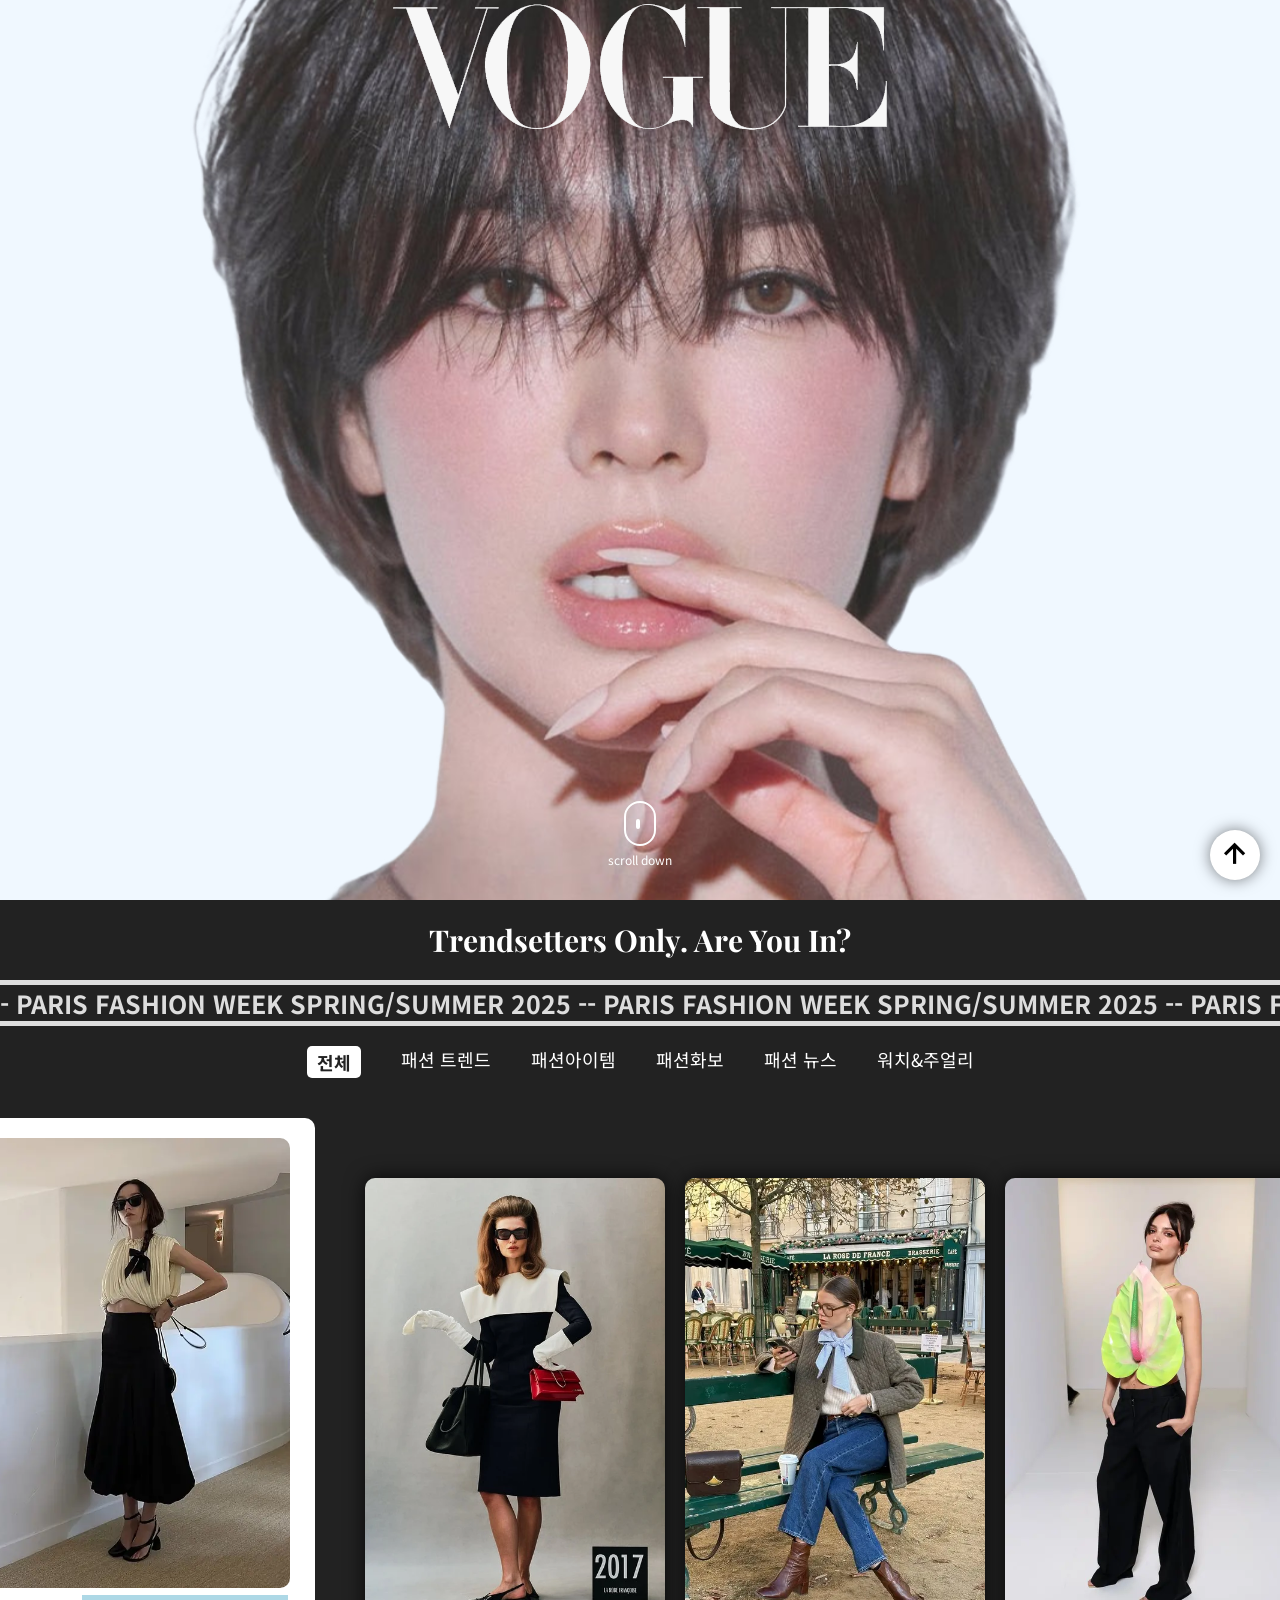
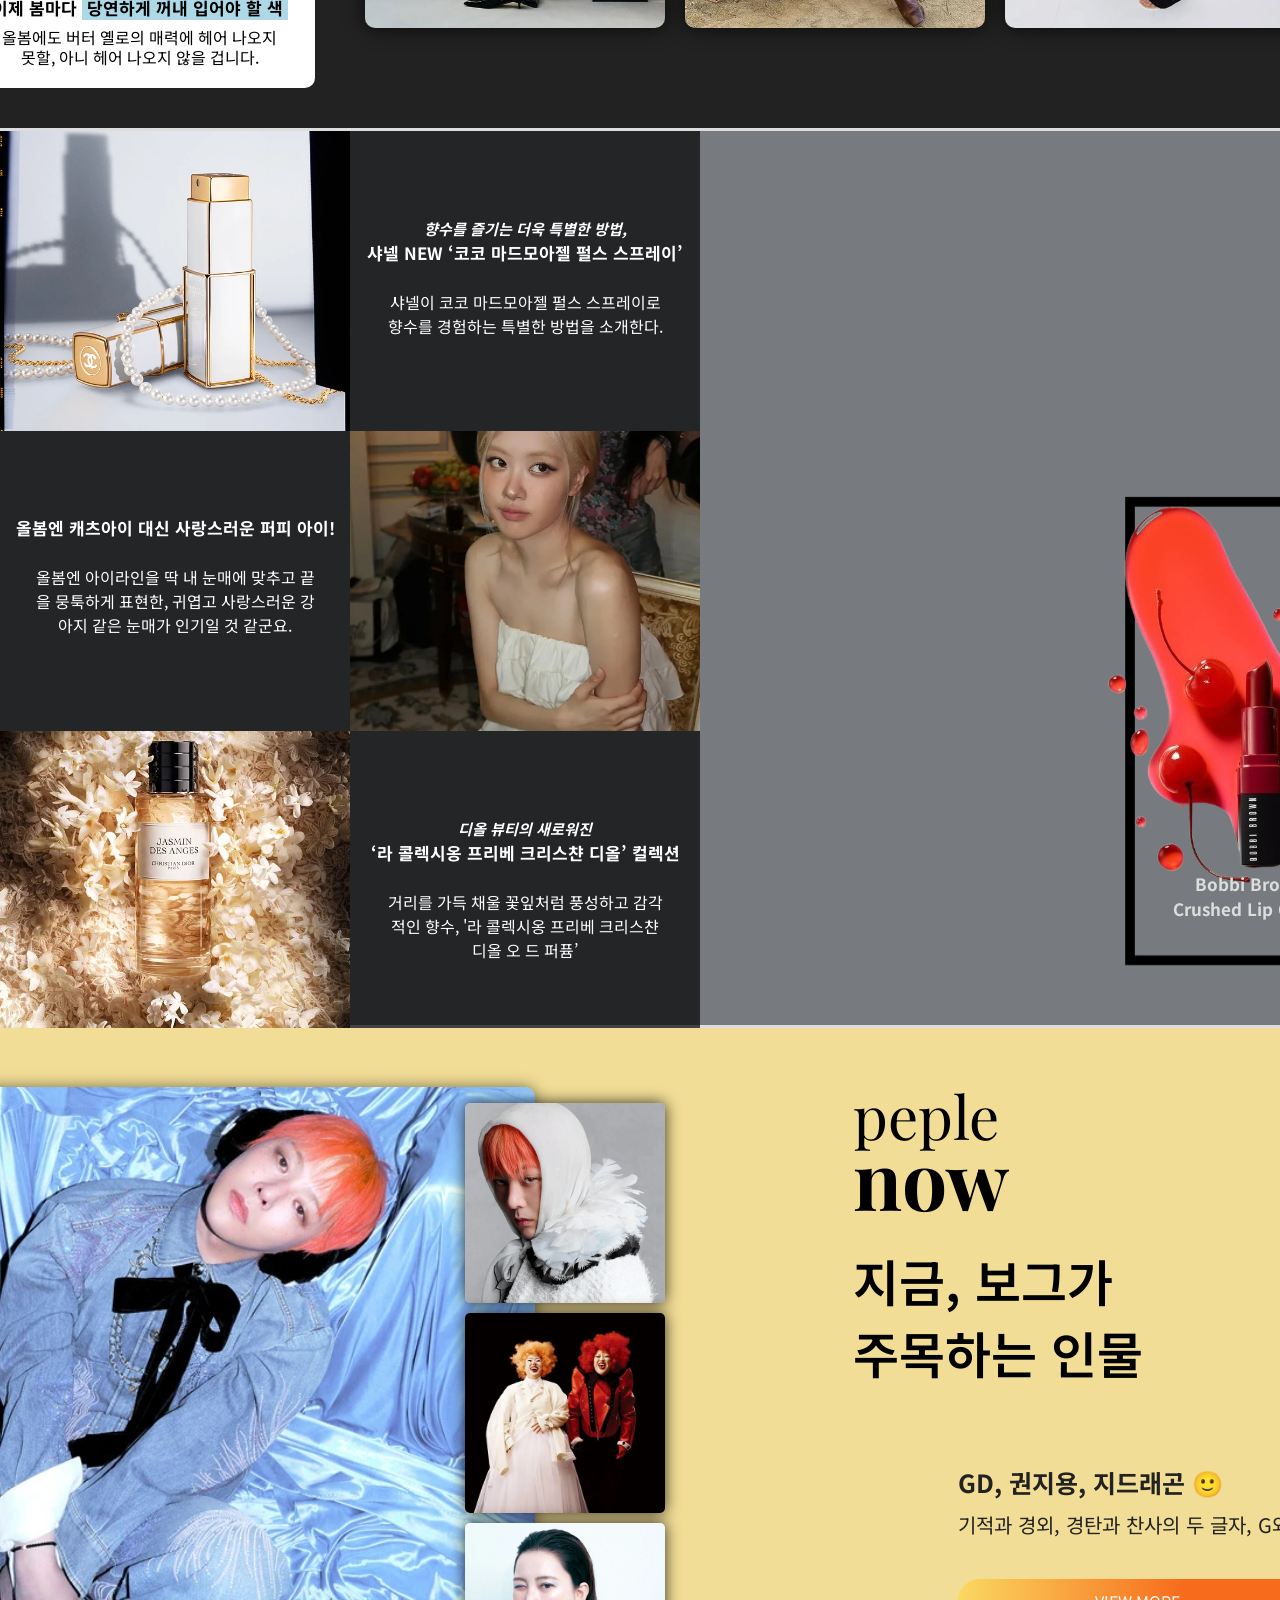
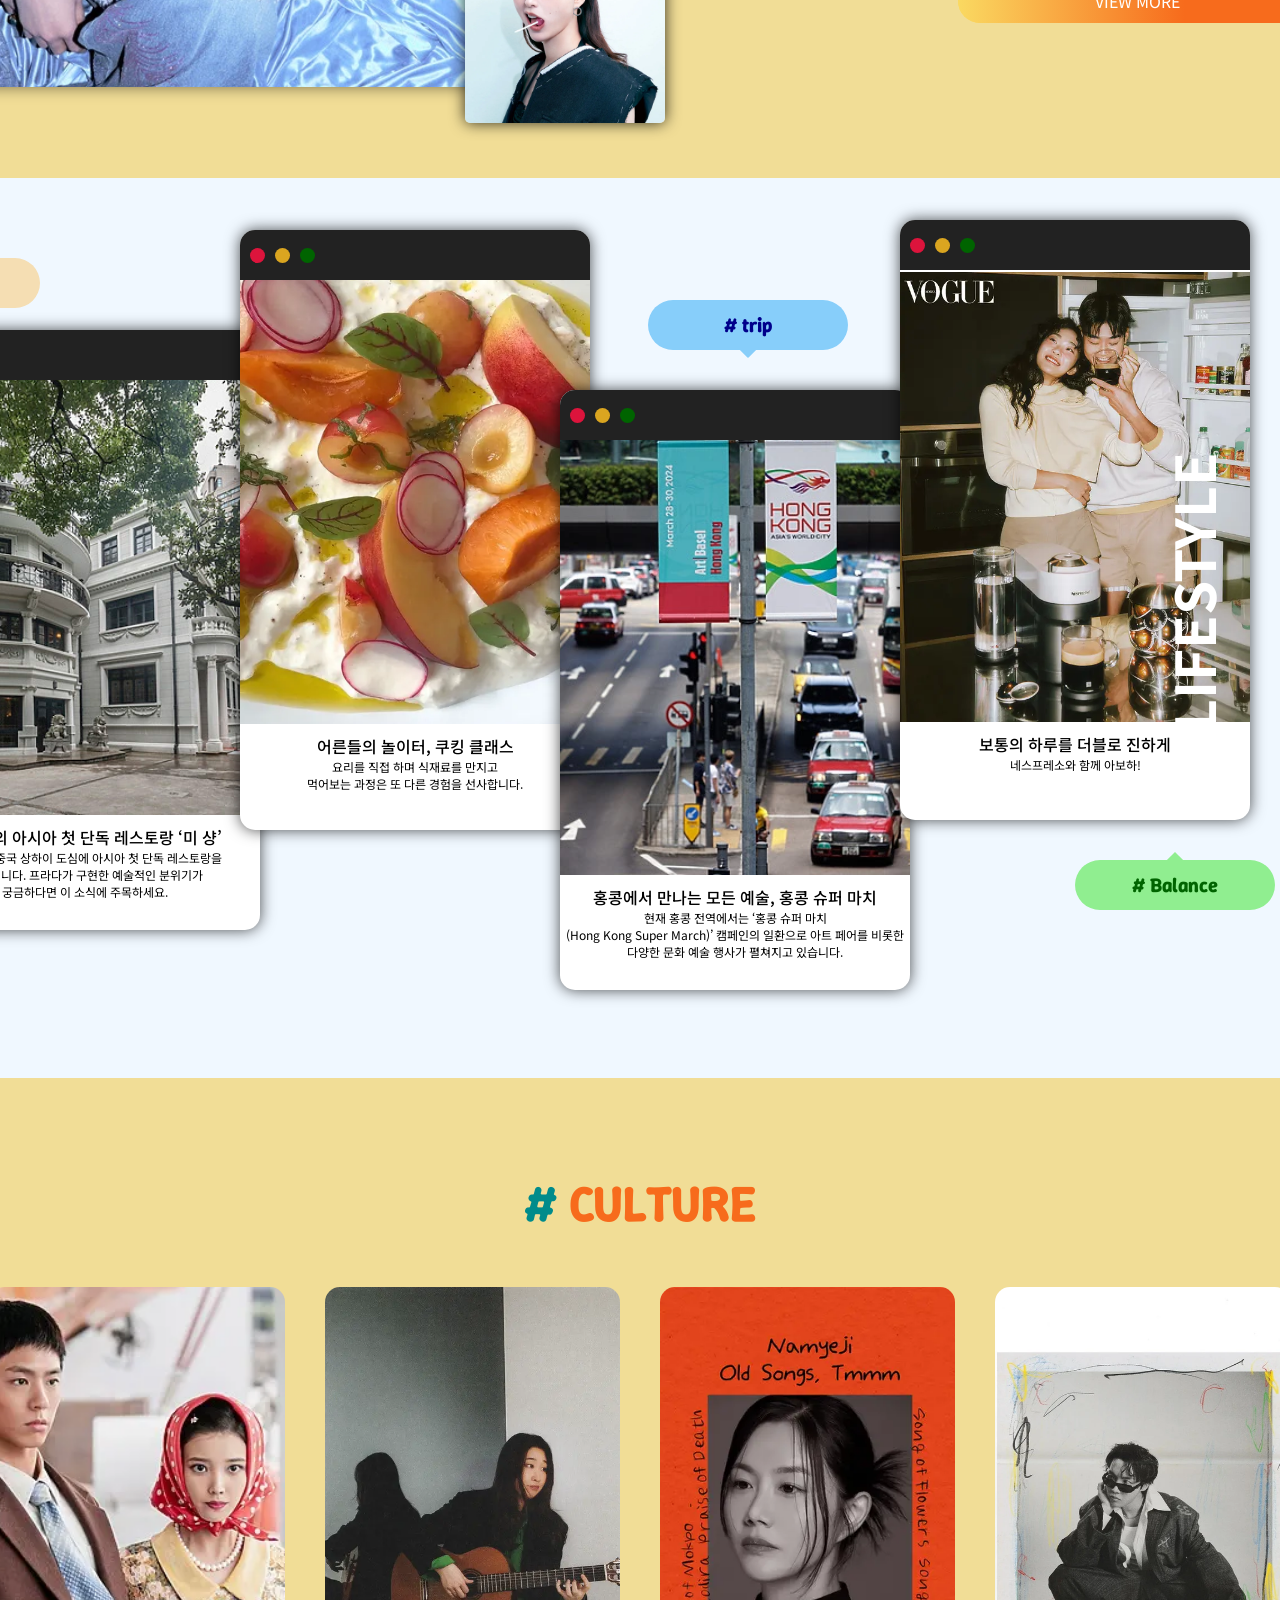
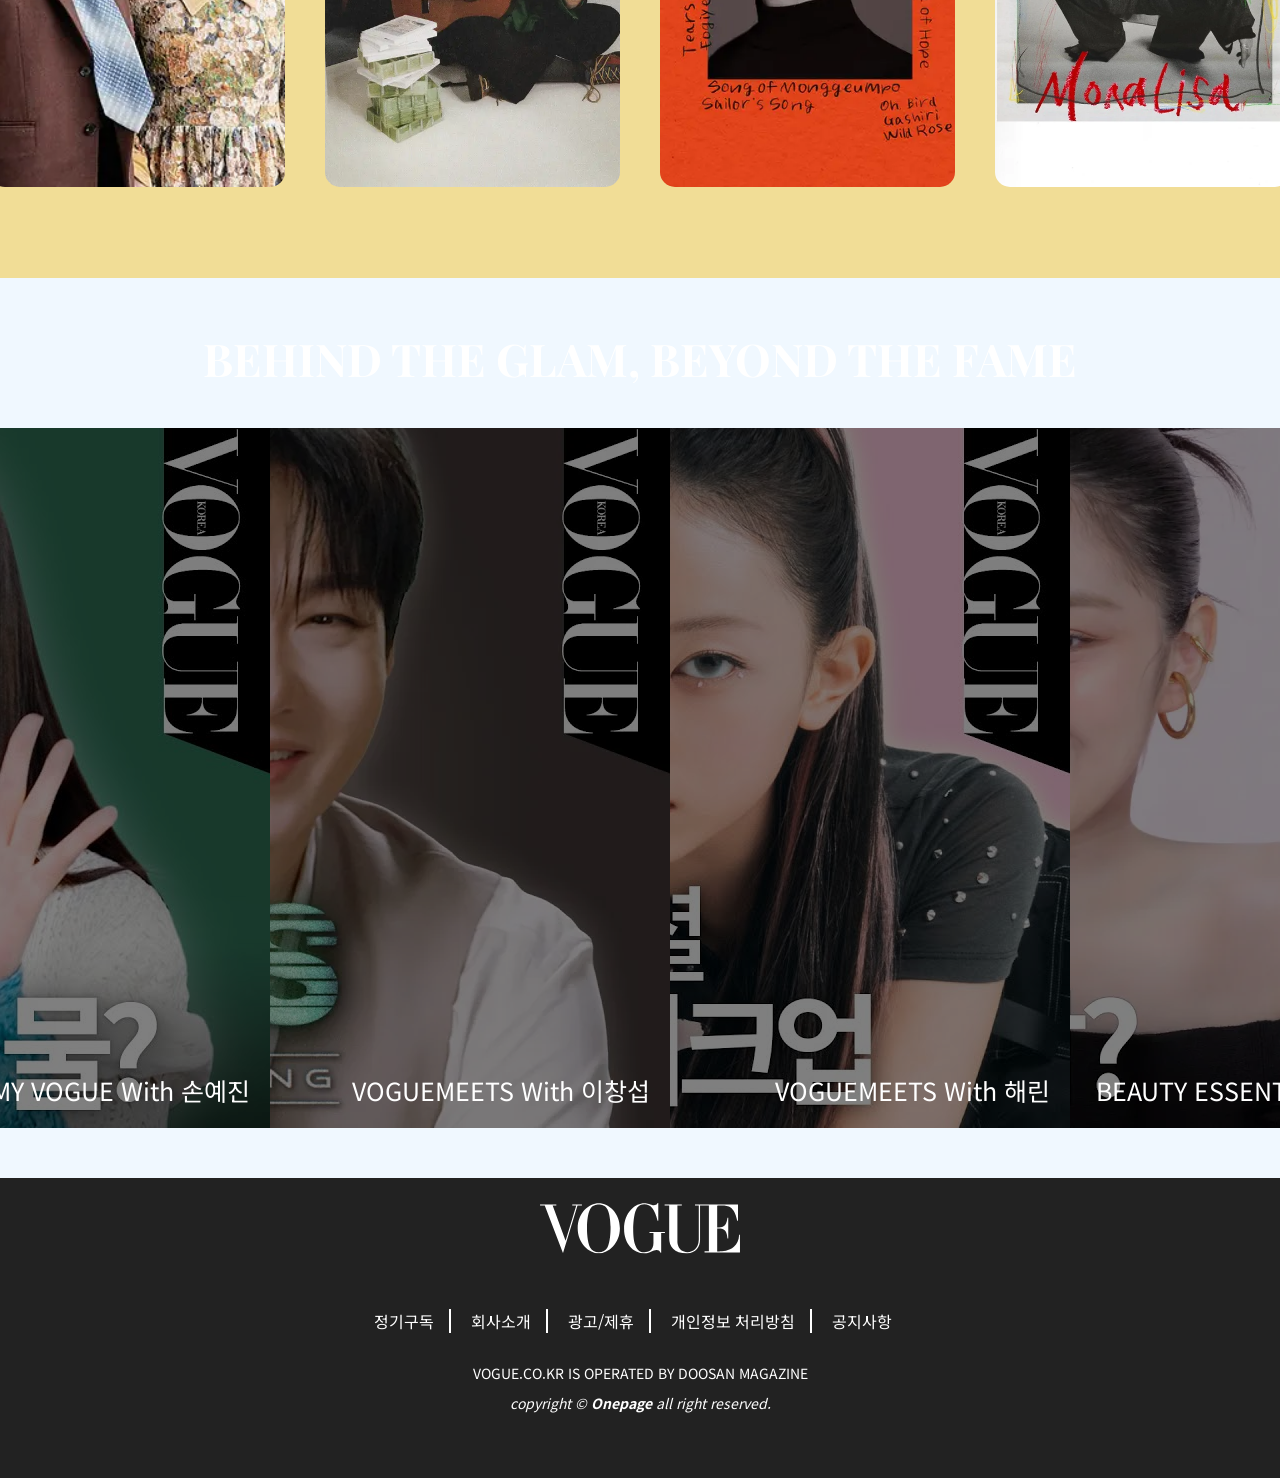
<file: index.html>
<!DOCTYPE html>
<html lang="ko">
<head>
  <meta charset="UTF-8">
  <title>voge</title>
  <link rel="stylesheet" href="css/style.css">
  <link href='https://unpkg.com/boxicons@2.1.4/css/boxicons.min.css' rel='stylesheet'>
</head>
<body>
  <div class="goto-top">
    <a href="#"><i class='bx bx-up-arrow-alt'></i></a>
  </div>

  <div id="wrap">
    <!-- 인트로 -->
    <header>
      <div class="util-menu">
        <a href="#none">korea</a>
        <a href="#none">구독하기</a>
      </div>
      <nav>
        <div class="logo">
          <img src="image/VOGUE.png" alt="voge">
        </div>
        <ul class="top-menu">
          <li><a href="#fashion">FASHION</a></li>
          <li><a href="#beauty">BEAUTY</a></li>
          <li><a href="#pepole-now">PEOPLE NOW</a></li>
          <li><a href="#lifestyle">LIFESTYLE</a></li>
          <li><a href="#culture">CULTURE</a></li>
          <li><a href="#video">VIDEO</a></li>
        </ul>
      </nav>
    </header>

    <main>
      <!-- css로 배경이미지 full -->
      <div class="overlay">
        <div class="image image1">
          <img src="./image/coat1.png" alt="옷1" class="img-image1">
          <p></p>
        </div>

        <div class="image image2">
          <img src="./image/coat2.png" alt="옷2" class="img-image2">
          <p></p>
        </div>

        <div class="image image3">
          <img src="./image/shoes.png" alt="신발" class="img-image3">
          <p></p>
        </div>

        <div class="image image4">
          <img src="./image/lip.png" alt="립스틱" class="img-image4">
          <p></p>
        </div>
      </div>
      <div class="mouse">
        <div class="mouse-wheele"></div> <!-- 마우스 -->
        <span>scroll down</span>
      </div>
    </main>
    <!-- 패션 -->
    <section id="fashion">
      <div class="fashion-inner">
        <h2>trendsetters only. are you in?</h2>
        <div class="fashion-title"> <!-- 롤링 문자 -->
          <div class="title-wrap">- paris fashion week spring/summer 2025 -</div>
          <div class="title-wrap">- paris fashion week spring/summer 2025 -</div>
          <div class="title-wrap">- paris fashion week spring/summer 2025 -</div>
          <div class="title-wrap">- paris fashion week spring/summer 2025 -</div>
        </div>
        <ul class="fashion-menu">
          <li><a href="#none">전체</a></li>
          <li><a href="#none">패션 트렌드</a></li>
          <li><a href="#none">패션아이템</a></li>
          <li><a href="#none">패션화보</a></li>
          <li><a href="#none">패션 뉴스</a></li>
          <li><a href="#none">워치&주얼리</a></li>
        </ul>
        <div class="fashion-items">
          <div class="item-left">
            <div class="front">
              <img src="./image/fashion2.webp" alt="패션1">
              <div class="caption-main">
                <h3>이제 봄마다 <mark>당연하게 꺼내 입어야 할 색</mark></h3>
                <p>올봄에도 버터 옐로의 매력에 헤어 나오지 <br> 못할, 아니 헤어 나오지 않을 겁니다.</p>               
              </div>
            </div>
            <div class="back">
              <img src="image/fa-front.jpg" alt="">
              <div class="back-inner">
                <p><b>PANTONE</b><br>
                  12-0730 TCX <br>
                  Creamed corn</p>
                <a href="#none">view more</a>
              </div>
            </div>
          </div>
          <div class="item-right">
            <div class="fas item1">
              <img src="./image/fashion1.webp" alt="">
              <div class="caption">
                <div class="caption">
                  <h4><em>아카이브에서 보물찾기!</em><br> 자크뮈스가 15주년을 기념하는 법</h4>
                  <p>
                    아카이브에서 보물찾기! <br> 2009년 파리에서 창립된 자크뮈스는 첫 컬렉션 발표 이후 15주년을 기념하는 인상적인 컬렉션 ‘Les 15 Ans’을 선보입니다.
                  </p>
                  <a href="">view more</a>
                </div>
              </div>
            </div>

            <div class="fas item2">
              <img src="./image/fashion4.webp" alt="">
              <div class="caption">
                <h4><em>봄옷이 고민이라면</em><br>, 우선 재킷과 청바지를 꺼내세요</h4>
                <p>
                  2025년 봄, 뭘 입으면 좋을지 고민하고 있다면 지체 없이 ‘재킷’과 ‘청바지’를 꺼내보세요. 올봄 내내 요긴하게 활용할 ‘재킷에 청바지’ 조합 다섯 가지를 소개합니다.
                </p>
                <a href="">view more</a>
              </div>
            </div>

            <div class="fas item3">
              <img src="image/fa5.webp" alt="">
              <div class="caption">
                <h4><em>올봄 멋 부리고 싶은 날은</em><br> 이모 조끼에 청바지!</h4>
                <p>할아버지와 할머니 옷장에서 이제 이모와 삼촌 옷장까지 눈길을 모은 듯합니다. 벨라 하디드의 룩을 보면 말이죠!</p>
                <a href="">view more</a>
              </div>  
              </div>         

              <!-- <div class="item4">
                <img src="image/fashion5.webp" alt="">
                <div class="caption">
                  <h4><em>올봄 멋 부리고 싶은 날은</em><br> 이모 조끼에 청바지!</h4>
                  <p>할아버지와 할머니 옷장에서 이제 이모와 삼촌 옷장까지 눈길을 모은 듯합니다. 벨라 하디드의 룩을 보면 말이죠!
                  </p>
                  <a href="">view more</a>
                </div>  
              </div>    -->    
          </div>
        </div>

      </div>
    </section>

    <!-- 뷰티 -->
    <section id="beauty">
      <div class="beauty-inner">
        <div class="beauty-title"><!-- 롤링문자 -->
          <div class="title-wrap">vogue ------ <em>beauty</em> ------</div>
          <div class="title-wrap">vogue ------ <em>beauty</em> ------</div>
          <div class="title-wrap">vogue ------ <em>beauty</em> ------</div>
          <div class="title-wrap">vogue ------ <em>beauty</em> ------</div>
      </div>
      <div class="beauty-items">
        <div class="box box1">
          <div class="beuty-img">
            <img src="image/beauty1.webp" alt="">
            <a href="#none" class="box-btn">Read more</a>
          </div>
          <div class="desc">
            <h4><em>향수를 즐기는 더욱 특별한 방법,</em><br> 샤넬 NEW ‘코코 마드모아젤 펄스 스프레이’</h4>
            <p>샤넬이 코코 마드모아젤 펄스 스프레이로 향수를 경험하는 특별한 방법을 소개한다.</p>
          </div>
        </div>

        <div class="box box2">
          <div class="beuty-img">
            <img src="image/beauty4.webp" alt="">
            <a href="#none" class="box-btn" >Read more</a>
          </div>
          <div class="desc">
            <h4>올봄엔 캐츠아이 대신 사랑스러운 퍼피 아이!</h4>
            <p>올봄엔 아이라인을 딱 내 눈매에 맞추고 끝을 뭉툭하게 표현한, 귀엽고 사랑스러운 강아지 같은 눈매가 인기일 것 같군요.</p>
          </div>
        </div>

        <div class="box box3">
          <div class="beuty-img">
            <img src="image/beauty2.webp" alt="">
            <a href="#none" class="box-btn">Read more</a>
          </div>
          <div class="desc">
            <h4><em><br>디올 뷰티의 새로워진 </em><br>‘라 콜렉시옹 프리베 크리스챤 디올’ 컬렉션</h4>
            <p>거리를 가득 채울 꽃잎처럼 풍성하고 감각적인 향수, '라 콜렉시옹 프리베 크리스챤 디올 오 드 퍼퓸’</p>
          </div>
        </div>

        <!-- <div class="box box4">
          <div class="image">
            <img src="image/beauty5.webp" alt="">
          </div>
          <div class="desc">
            <h4><em>샤넬의</em> <br>2025 까멜리아 퓨투라 메이크업 컬렉션</h4>
            <p>까멜리아에서 영감 받은 섬세하고 미래지향적인 컬러의 오디세이</p>
          </div>
        </div> -->
      </div>
  
      <!-- 우측 메뉴 리스트 -->
      <div class="right-content">
        <ul class="beauty-menu">
          
            <li><a href="#none">전체</a></li>
            <li><a href="#none">뷰티 트렌드</a></li>
            <li><a href="#none">뷰티아이템</a></li>
            <li><a href="#none">웰니스</a></li>
            <li><a href="#none">뷰티화보</a></li>
        </ul>
        <div class="beauty-card">
          <div class="card-beat">
            <div class="card-front">
              <p>Bobbi Brown <br>Crushed Lip Collar</p>
            </div>
            <div class="outline"></div>
            <div class="card-back">
              <div class="card-text">
                <p>부드러운 세미 매트 <br> 텍스처로 완벽 밀착</p>
                <a href="#none">view more</a>
              </div>
              <div class="outline"></div>
            </div>
          </div>
        </div>
      </div>
    </div>
    </section>


    <section id="pepole-now">
      <div class="people-inner">
        <div class="people-content">
          <img src="image/people1.webp" alt="권지용" class="thumbnail  thumbnail1">
          <img src="image/people2.jpg" alt="송은이 김숙" class="thumbnail  thumbnail2">
          <img src="image/people3.webp" alt="정유미" class="thumbnail  thumbnail3">
        <div class="hover-img">
          <img src="image/detail-img.webp" alt="권지용 상세 이미지" class="peo-img1">
          <img src="image/detail-img2.webp" alt="송은이 김숙 상세 이미지" class="peo-img2">
          <img src="image/detail-img3.webp" alt="상세 이미지" class="peo-img3">
        </div>
        <div class="hover-text">
          <div class="peo-text1">
            <h3>GD, 권지용, 지드래곤 🙂</h3>
            <p>기적과 경외, 경탄과 찬사의 두 글자, G와 D.</p>
            <a href="#none" class="people-btn">view more</a>
          </div>
          <div class="peo-text2">
            <h3>송은이와 김숙,<br> 광대는 그렇게 태어난다</h3>
            <p>기우리는 광대를 자처해요. 남을 웃기는 일은 누가 시킨다고, 가르쳐준다고 되지 않아요. 그렇게 태어나는 거죠.</p>
            <a href="#none" class="people-btn">view more</a>
          </div>
          <div class="peo-text3">
            <h3>정유미,<br> “그렇게 일 잘하는 사람들을 곁에서 볼 수 있어 행운이었죠”</h3>
            <p>정유미는 사소한 아픔에 매몰되는 대신 ‘사람’과 ‘관계’에서 행복을 찾는다.</p>
            <a href="#none" class="people-btn">view more</a>
          </div>
        </div>
        </div>
      </div>
      <div class="right-text">
        <h2>peple <br> <b>now</b></h2>
        <h3>지금, 보그가 주목하는 인물</h3>
      </div>
    </section>

  <section id="lifestyle">
    <div class="lifestyle-inner">
      <div class="life-card">
        <div class="life card1">
          <span class="life-btn">
            <em></em>
            <em></em>
            <em></em>
          </span>
          <b># Habits</b>
          <img src="image/life1.webp" alt="레스토랑">
          <h4>프라다의 아시아 첫 단독 레스토랑 ‘미 샹’</h4>
          <p>프라다가 중국 상하이 도심에 아시아 첫 단독 레스토랑을 <br> 선보입니다. 프라다가 구현한 예술적인 분위기가 <br> 궁금하다면 이 소식에 주목하세요.</p>
          <a href="#none" class="bottom-btn">See More</a>
        </div>
  
        <div class="life card2">
          <span class="life-btn">
            <em></em>
            <em></em>
            <em></em>
          </span>
          <img src="image/life2.webp" alt="음식">
          <h4>어른들의 놀이터, 쿠킹 클래스</h4>
          <p>요리를 직접 하며 식재료를 만지고 <br> 먹어보는 과정은 또 다른 경험을 선사합니다.</p>
          <a href="#none" class="bottom-btn">See More</a>
        </div>
  
        <div class="life card3">
          <span class="life-btn">
            <em></em>
            <em></em>
            <em></em>
          </span>
          <b># trip</b>
          <img src="image/life3.webp" alt="홍콩여행">
          <h4>홍콩에서 만나는 모든 예술, 홍콩 슈퍼 마치</h4>
          <p>현재 홍콩 전역에서는 ‘홍콩 슈퍼 마치<br>(Hong Kong Super March)’ 캠페인의 일환으로 아트 페어를 비롯한 다양한 문화 예술 행사가 펼쳐지고 있습니다.</p>
          <a href="#none" class="bottom-btn">See More</a>
        </div>    

        <div class="life card4">
          <span class="life-btn">
            <em></em>
            <em></em>
            <em></em>
          </span>
          <b># Balance</b>
          <img src="image/life4.webp" alt="커피를 마시는 연인">
          <h4>보통의 하루를 더블로 진하게</h4>
          <p>네스프레소와 함께 아보하!</p>
          <a href="#none" class="bottom-btn">See More</a>
        </div>         
      </div>
      <div class="life-title">#lifestyle</div>
    </div>
  </section>

  <section id= "culture">
    <h2><em>#</em> culture</h2>
    <div class="culture-card">
      <div class="cult culture1">
        <img src="image/cult1.webp" alt="폭싹속았수다">
        <div class="sub text1">
          <h4><em>인류애를 충전해드립니다,</em> <br>‘폭싹 속았수다’</h4>
          <p>'폭싹 속았수다'는 인생의 찬란함과 쓸쓸함을 모두 담아낸 작품이다. <br>아기자기한 소동극, 왁자한 농담, <br> 고난과 치욕, 희망과 성취, 애끓는 비애가 교차한다</p>
          <a href="#none" class="cul-btn btn1">view more</a>
        </div>
      </div>

      <div class="cult culture2">
        <img src="image/cult2.webp" alt="가수 강아솔">
        <div class="sub text2">
          <h4>최우수 포크 노래의 강아솔</h4>
          <p>한국대중음악상 최우수 포크 노래 부문에 선정된 강아솔. 그녀는 아무도 없는 곳에서, 모두가 있는 곳으로 간다.</p>
          <a href="#none" class="cul-btn btn2">view more</a>
        </div>
      </div>

      <div class="cult culture3">
        <img src="image/cult3.webp" alt="재즈가수 남예지">
        <div class="sub text3">
          <h4>최우수 재즈 보컬 음반의 남예지</h4>
          <p>남예지가 2025 한국대중음악상 최우수 재즈 보컬 음반 부문을 수상했다. 여정을 통해 발견한, 틈 속의 오래된 노래다.</p>
          <a href="#none" class="cul-btn btn3">view more</a>
        </div>
      </div>     
      
      <div class="cult culture4">
        <img src="image/cult4.webp" alt="제이홉">
        <div class="sub text4">
          <h4>제이홉의 ‘모나리자’</h4>
          <p>제이홉의 축복이 끝이 없군요. 그가 곧 새 노래로 돌아옵니다.</p>
          <a href="#none" class="cul-btn btn4">view more</a>
        </div>
      </div>   
    </div>
  </section>

  <section id= "video">
    <h1>Behind the glam, beyond the fame</h1>
    <div class="video-inner">
      <div class="left-image">
        <h1># MY VOGUE</h1>
      </div>
      <ul class="right-item">
        <li data-title="MY VOGUE with 손예진">
          <div class="vid content1">
            <h2>손예진이 10년째 비밀을 유지한 향수 정보 단독 입수!</h2>
            <img src="image/video1.jpg" alt="손예진 영상">
            <div class="play-button">▶</div>
          </div>
        </li>
      
        <li data-title="VOGUEMEETS with 이창섭">
          <div class="vid content2">
            <h2>이창섭은 정말 극내성일까? 그의 모든 소문을 밝힌다!</h2>
            <img src="image/video2.webp" alt="이창섭 영상">
            <div class="play-button">▶</div>
          </div>
        </li>

        <li data-title="VOGUEMEETS with 해린">
          <div class="vid content3">
            <h2>디올 뷰티 디렉터가 K-팝 아이돌 해린을 메이크업한다면?</h2>
            <img src="image/video3.jpg" alt="해린 영상">
            <div class="play-button">▶</div>
          </div>
        </li>

        <li data-title="BEAUTY ESSENTIALS with 류진">
          <div class="vid content4">
            <h2>있지 류진이 1초 만에 간장계란밥 만드는 법?</h2>
            <img src="image/video4.webp" alt="류진 영상">
            <div class="play-button">▶</div>
          </div>
        </li>
      </ul>
    </div>
  </section>

  <footer>
    <div class="small-logo">
      <img src="image/logo_m.svg" alt="">
    </div>
    <ul>
      <li><a href="#none">정기구독</a></li>
      <li><a href="#none">회사소개</a></li>
      <li><a href="#none">광고/제휴</a></li>
      <li><a href="#none">개인정보 처리방침</a></li>
      <li><a href="#none">공지사항</a></li>
    </ul>
    <p>VOGUE.CO.KR IS OPERATED BY DOOSAN MAGAZINE</p>
    <address>
      copyright &copy; <strong>Onepage</strong> all right reserved.
    </address>
  </footer>
  </div>
</body> 
</html>
</file>
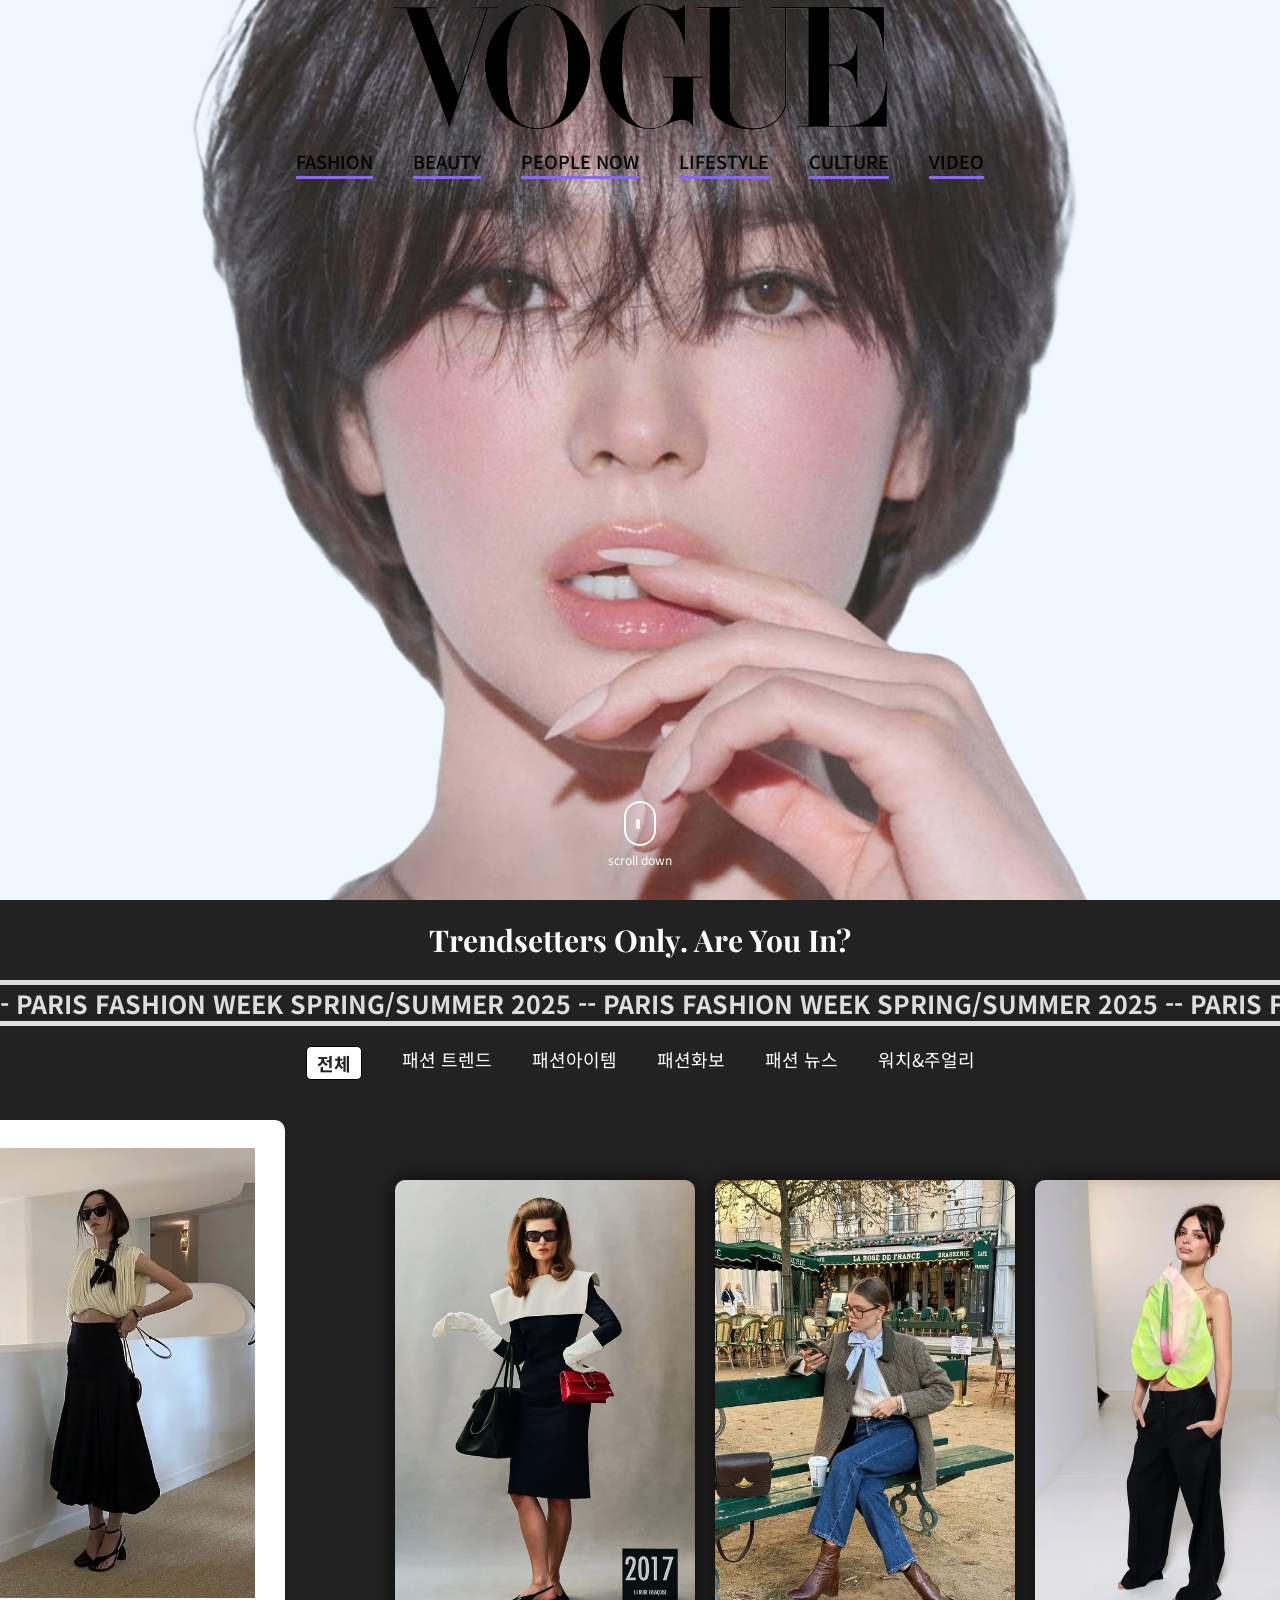
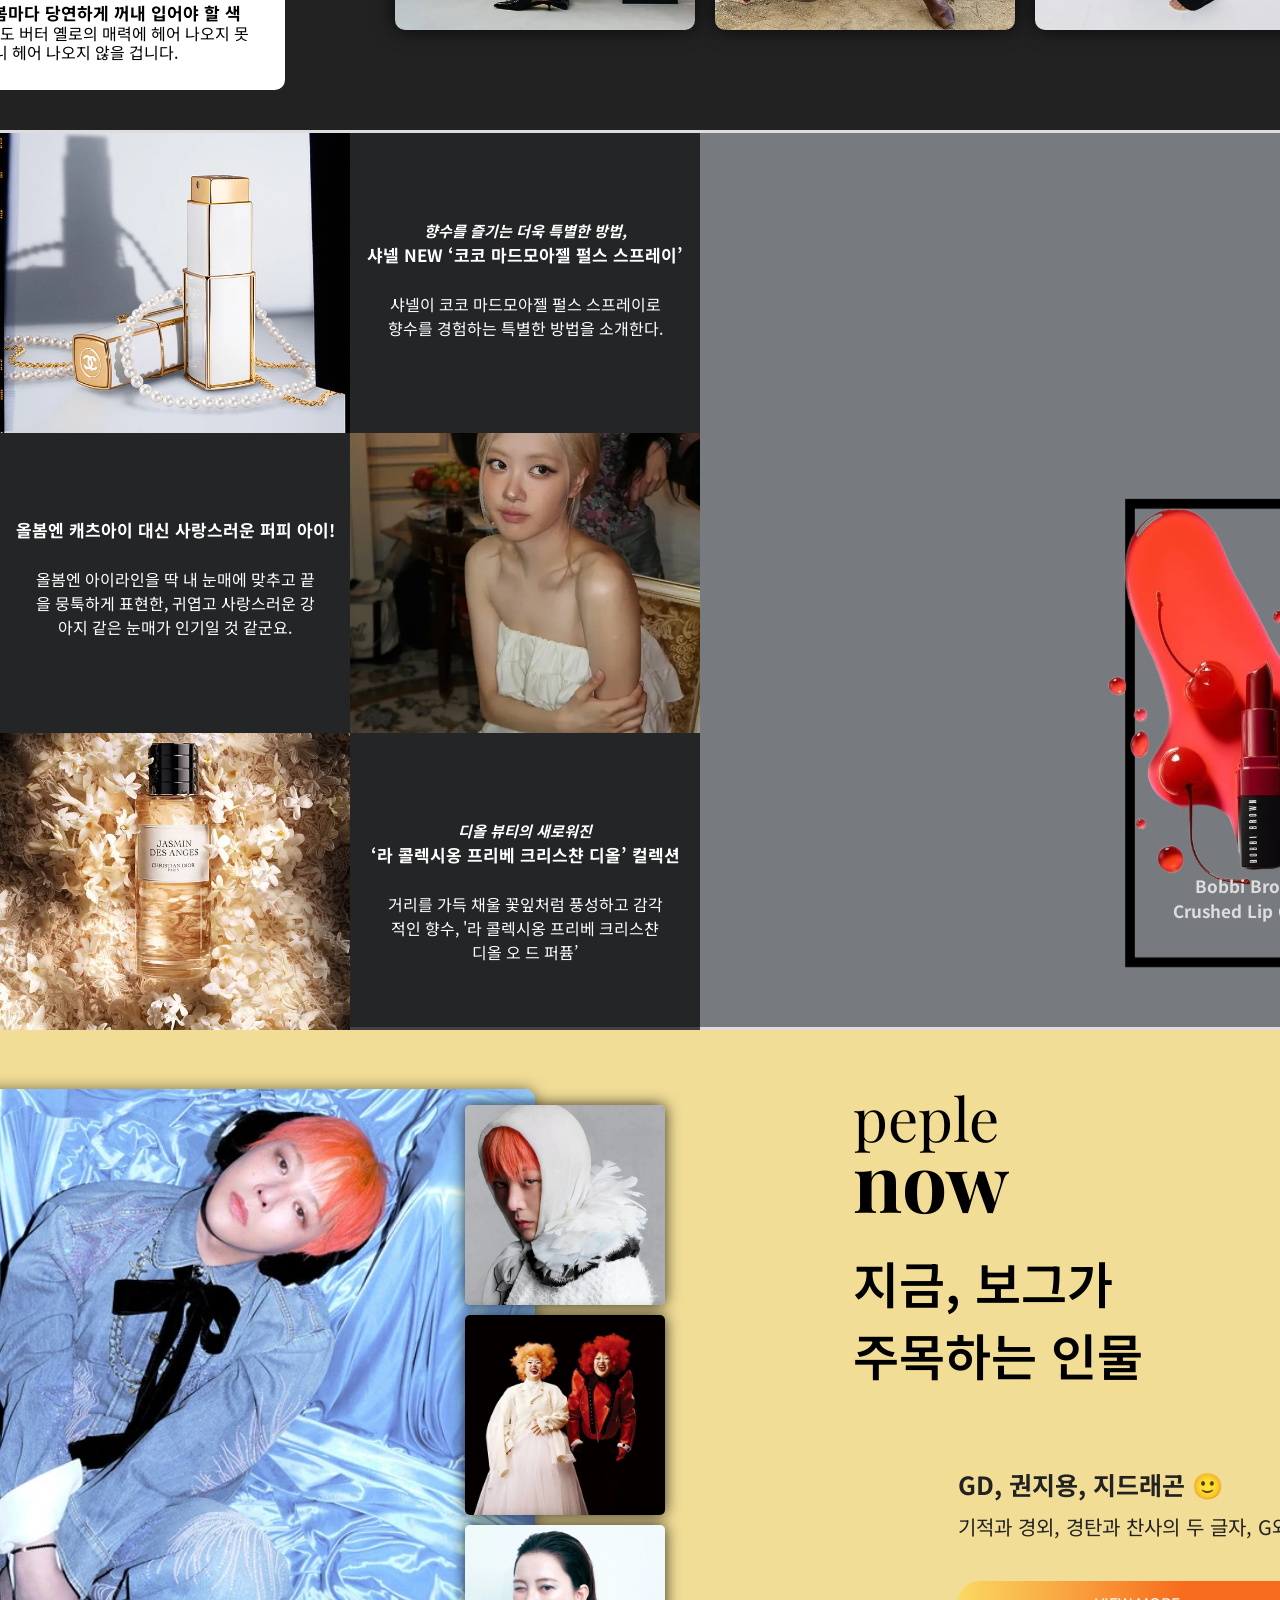
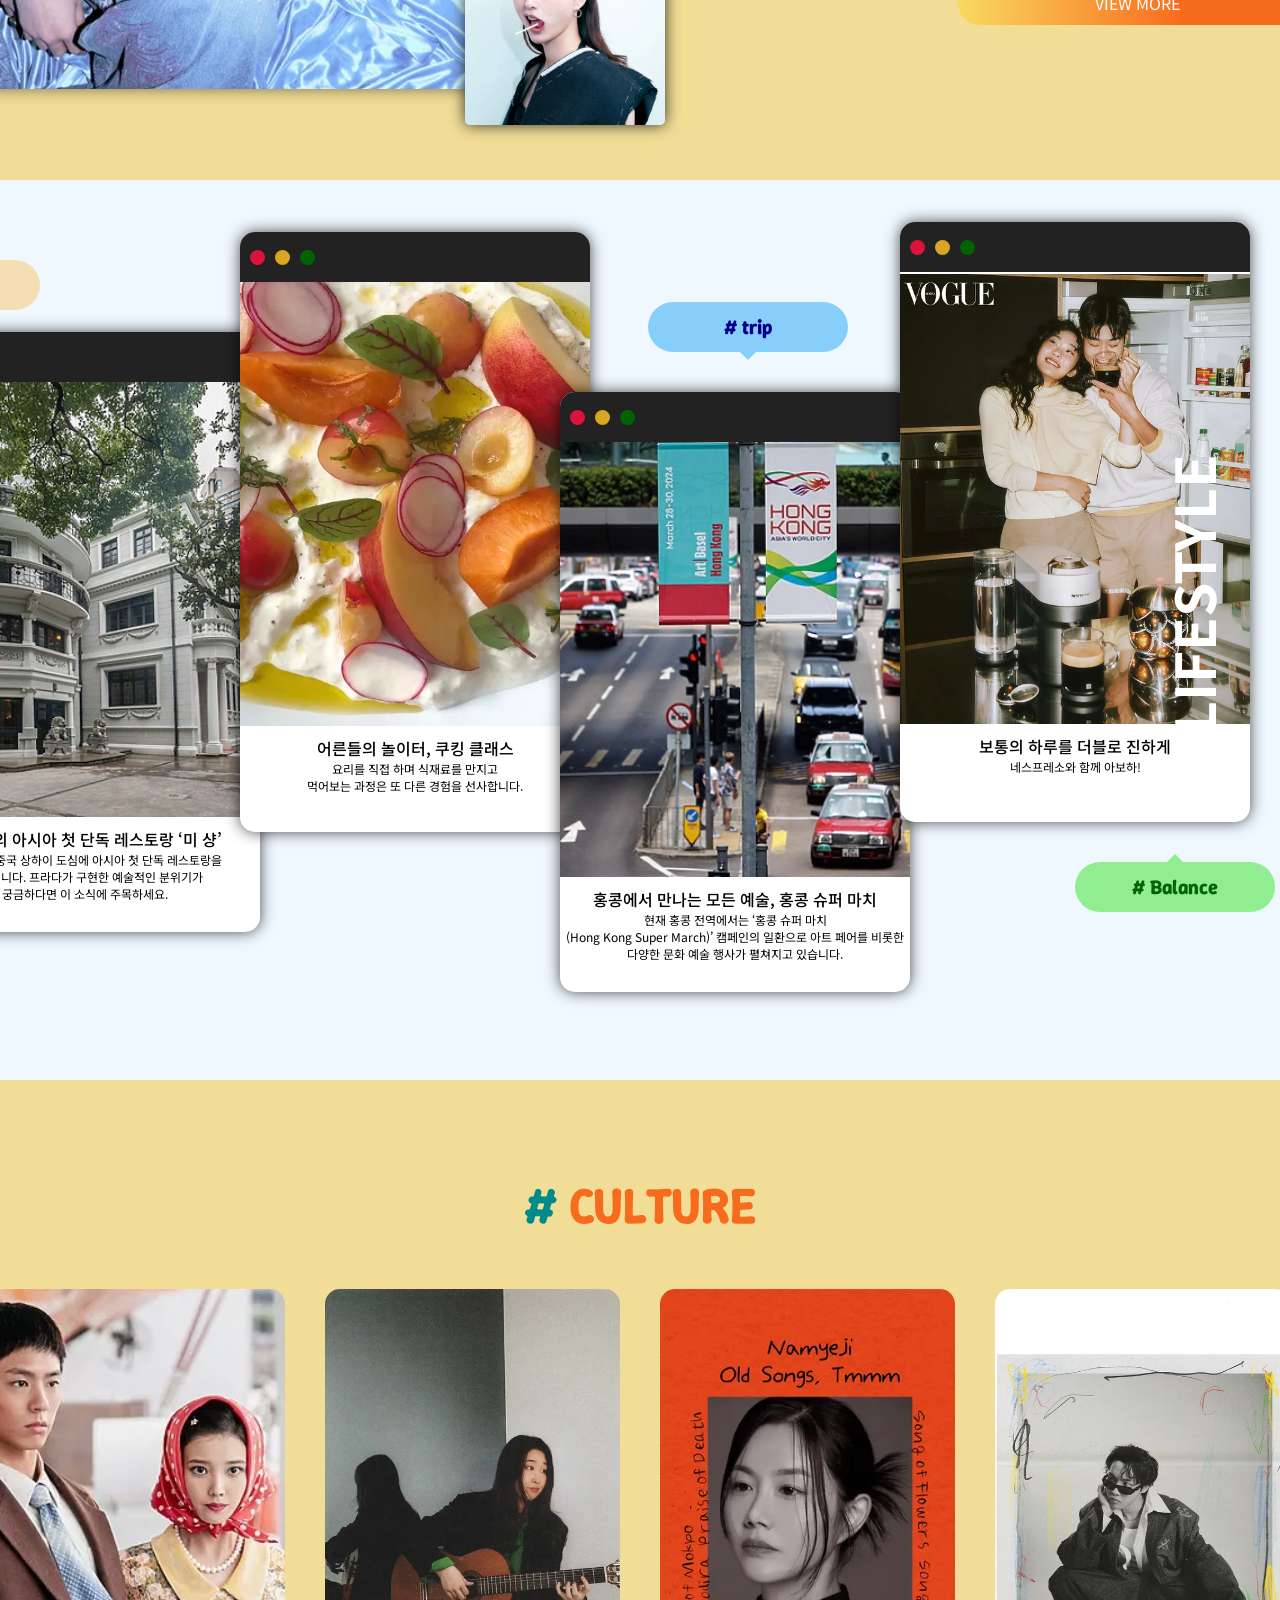
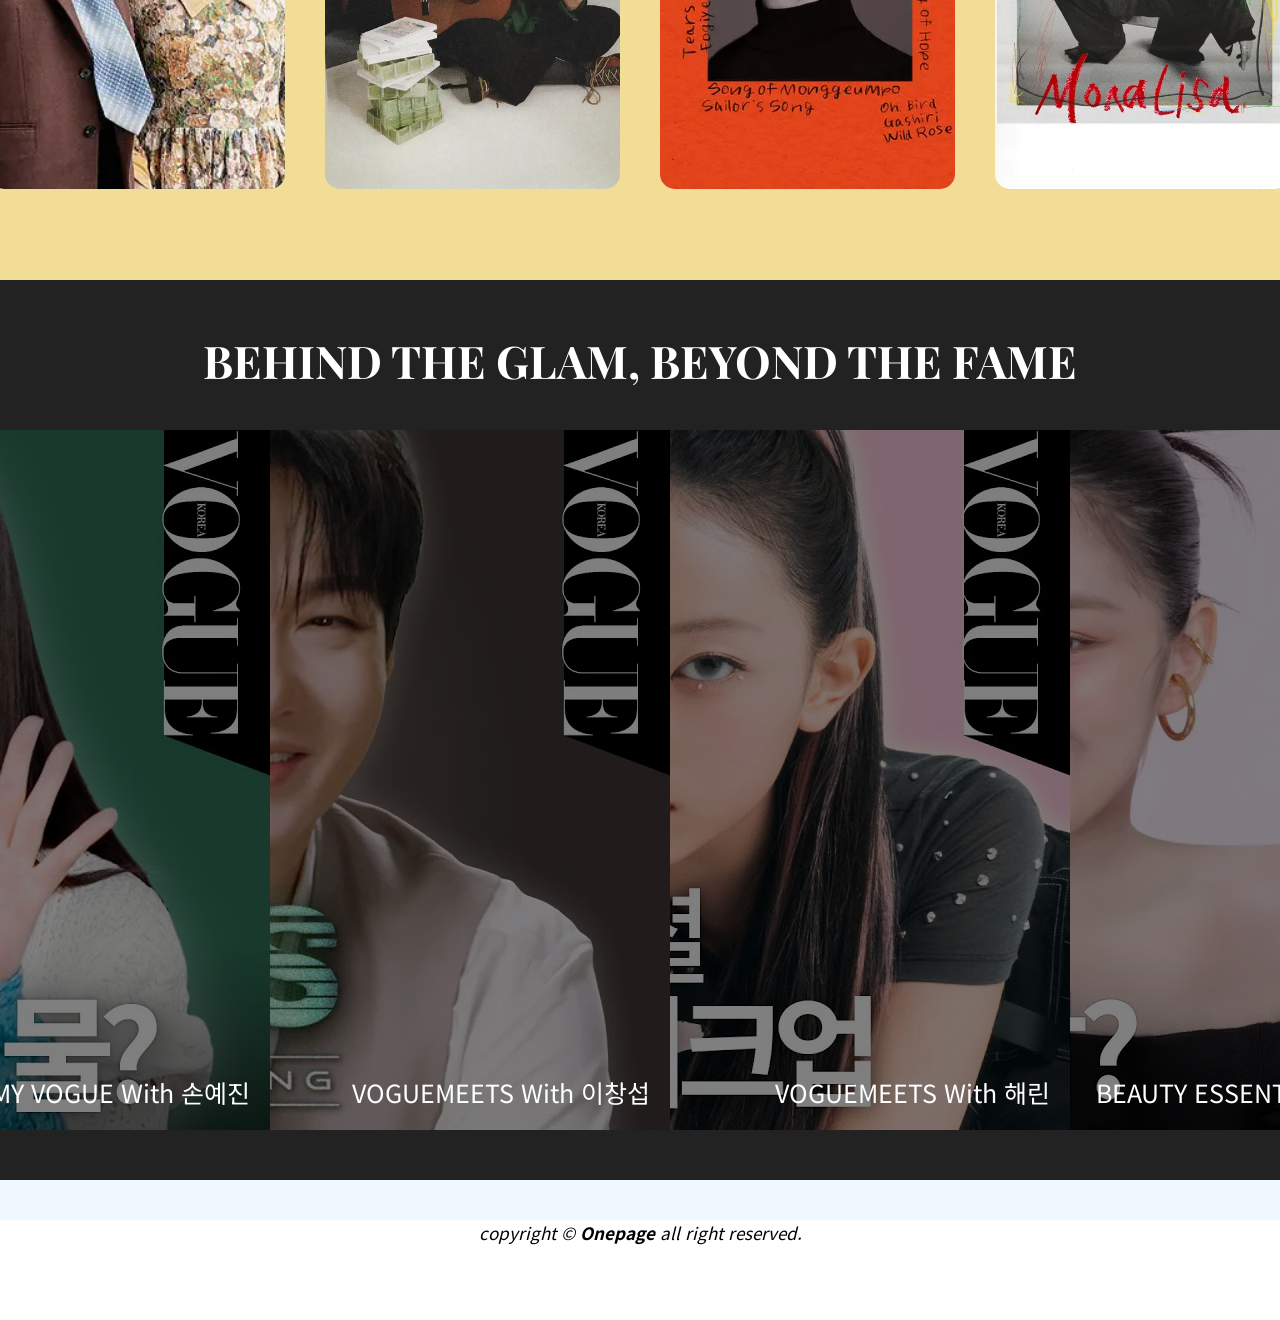
<file: 1-원페이지메인/index.html>
<!DOCTYPE html>
<html lang="ko">
<head>
  <meta charset="UTF-8">
  <title>voge</title>
  <link rel="stylesheet" href="css/style.css">
</head>
<body>
  <div id="wrap">
    <!-- 인트로 -->
    <header>
      <div class="util-menu">
        <a href="#none">korea</a>
        <a href="#none">구독하기</a>
      </div>
      <nav>
        <div class="logo">
          <img src="image/VOGUE.png" alt="voge">
        </div>
        <ul class="top-menu">
          <li><a href="#none">FASHION</a></li>
          <li><a href="#none">BEAUTY</a></li>
          <li><a href="#none">PEOPLE NOW</a></li>
          <li><a href="#none">LIFESTYLE</a></li>
          <li><a href="#none">CULTURE</a></li>
          <li><a href="#none">VIDEO</a></li>
        </ul>
      </nav>
      <div id="header-inner">
        <!-- <div class="util-menu">
          <a href="#none">korea</a>
          <a href="#none">구독하기</a>
        </div>
        <nav>
          <div class="logo">
            <img src="image/VOGUE.png" alt="voge">
          </div>
          <ul>
            <li><a href="#none">FASHION</a></li>
            <li><a href="#none">BEAUTY</a></li>
            <li><a href="#none">PEOPLE NOW</a></li>
            <li><a href="#none">LIFESTYLE</a></li>
            <li><a href="#none">CULTURE</a></li>
            <li><a href="#none">VIDEO</a></li>
          </ul>
        </nav> -->
        
      </div>
    </header>

    <main>
      <!-- css로 배경이미지 full -->
      <div class="overlay">
        <div class="image image1">
          <img src="./image/coat1.png" alt="옷1" class="img-image1">
          <p></p>
        </div>

        <div class="image image2">
          <img src="./image/coat2.png" alt="옷2" class="img-image2">
          <p></p>
        </div>

        <div class="image image3">
          <img src="./image/shoes.png" alt="신발" class="img-image3">
          <p></p>
        </div>

        <div class="image image4">
          <img src="./image/lip.png" alt="립스틱" class="img-image4">
          <p></p>
        </div>
      </div>
      <div class="mouse">
        <div class="mouse-wheele"></div> <!-- 마우스 -->
        <span>scroll down</span>
      </div>
    </main>
    <!-- 패션 -->
    <section id="fashion">
      <div class="fashion-inner">
        <h2>trendsetters only. are you in?</h2>
        <div class="fashion-title"> <!-- 롤링 문자 -->
          <div class="title-wrap">- paris fashion week spring/summer 2025 -</div>
          <div class="title-wrap">- paris fashion week spring/summer 2025 -</div>
          <div class="title-wrap">- paris fashion week spring/summer 2025 -</div>
          <div class="title-wrap">- paris fashion week spring/summer 2025 -</div>
        </div>
        <ul class="fashion-menu">
          <li><a href="#none">전체</a></li>
          <li><a href="#none">패션 트렌드</a></li>
          <li><a href="#none">패션아이템</a></li>
          <li><a href="#none">패션화보</a></li>
          <li><a href="#none">패션 뉴스</a></li>
          <li><a href="#none">워치&주얼리</a></li>
        </ul>
        <div class="fashion-items">
          <div class="item-left">
            <div class="front">
              <img src="./image/fashion2.webp" alt="패션1">
              <div class="caption-main">
                <h3>이제 봄마다 당연하게 꺼내 입어야 할 색</h3>
                <p>올봄에도 버터 옐로의 매력에 헤어 나오지 못할, 아니 헤어 나오지 않을 겁니다.</p>               
              </div>
            </div>
            <div class="back">
              <img src="image/fa-front.jpg" alt="">
              <div class="back-inner">
                <p><b>PANTONE</b><br>
                  12-0730 TCX <br>
                  Creamed corn</p>
                <a href="#none">view more</a>
              </div>
            </div>
          </div>
          <div class="item-right">
            <div class="fas item1">
              <img src="./image/fashion1.webp" alt="">
              <div class="caption">
                <div class="caption">
                  <h4><em>아카이브에서 보물찾기!</em><br> 자크뮈스가 15주년을 기념하는 법</h4>
                  <p>
                    아카이브에서 보물찾기! <br> 2009년 파리에서 창립된 자크뮈스는 첫 컬렉션 발표 이후 15주년을 기념하는 인상적인 컬렉션 ‘Les 15 Ans’을 선보입니다.
                  </p>
                  <a href="">view more</a>
                </div>
              </div>
            </div>

            <div class="fas item2">
              <img src="./image/fashion4.webp" alt="">
              <div class="caption">
                <h4><em>봄옷이 고민이라면</em><br>, 우선 재킷과 청바지를 꺼내세요</h4>
                <p>
                  2025년 봄, 뭘 입으면 좋을지 고민하고 있다면 지체 없이 ‘재킷’과 ‘청바지’를 꺼내보세요. 올봄 내내 요긴하게 활용할 ‘재킷에 청바지’ 조합 다섯 가지를 소개합니다.
                </p>
                <a href="">view more</a>
              </div>
            </div>

            <div class="fas item3">
              <img src="image/fa5.webp" alt="">
              <div class="caption">
                <h4><em>올봄 멋 부리고 싶은 날은</em><br> 이모 조끼에 청바지!</h4>
                <p>할아버지와 할머니 옷장에서 이제 이모와 삼촌 옷장까지 눈길을 모은 듯합니다. 벨라 하디드의 룩을 보면 말이죠!</p>
                <a href="">view more</a>
              </div>  
              </div>         

              <!-- <div class="item4">
                <img src="image/fashion5.webp" alt="">
                <div class="caption">
                  <h4><em>올봄 멋 부리고 싶은 날은</em><br> 이모 조끼에 청바지!</h4>
                  <p>할아버지와 할머니 옷장에서 이제 이모와 삼촌 옷장까지 눈길을 모은 듯합니다. 벨라 하디드의 룩을 보면 말이죠!
                  </p>
                  <a href="">view more</a>
                </div>  
              </div>    -->    
          </div>
        </div>

      </div>
    </section>

    <!-- 뷰티 -->
    <section id="beauty">
      <div class="beauty-inner">
        <div class="beauty-title"><!-- 롤링문자 -->
          <div class="title-wrap">vogue ------ <em>beauty</em> ------</div>
          <div class="title-wrap">vogue ------ <em>beauty</em> ------</div>
          <div class="title-wrap">vogue ------ <em>beauty</em> ------</div>
          <div class="title-wrap">vogue ------ <em>beauty</em> ------</div>
      </div>
      <div class="beauty-items">
        <div class="box box1">
          <div class="beuty-img">
            <img src="image/beauty1.webp" alt="">
            <a href="#none" class="box-btn">Read more</a>
          </div>
          <div class="desc">
            <h4><em>향수를 즐기는 더욱 특별한 방법,</em><br> 샤넬 NEW ‘코코 마드모아젤 펄스 스프레이’</h4>
            <p>샤넬이 코코 마드모아젤 펄스 스프레이로 향수를 경험하는 특별한 방법을 소개한다.</p>
          </div>
        </div>

        <div class="box box2">
          <div class="beuty-img">
            <img src="image/beauty4.webp" alt="">
            <a href="#none" class="box-btn" >Read more</a>
          </div>
          <div class="desc">
            <h4>올봄엔 캐츠아이 대신 사랑스러운 퍼피 아이!</h4>
            <p>올봄엔 아이라인을 딱 내 눈매에 맞추고 끝을 뭉툭하게 표현한, 귀엽고 사랑스러운 강아지 같은 눈매가 인기일 것 같군요.</p>
          </div>
        </div>

        <div class="box box3">
          <div class="beuty-img">
            <img src="image/beauty2.webp" alt="">
            <a href="#none" class="box-btn">Read more</a>
          </div>
          <div class="desc">
            <h4><em><br>디올 뷰티의 새로워진 </em><br>‘라 콜렉시옹 프리베 크리스챤 디올’ 컬렉션</h4>
            <p>거리를 가득 채울 꽃잎처럼 풍성하고 감각적인 향수, '라 콜렉시옹 프리베 크리스챤 디올 오 드 퍼퓸’</p>
          </div>
        </div>

        <!-- <div class="box box4">
          <div class="image">
            <img src="image/beauty5.webp" alt="">
          </div>
          <div class="desc">
            <h4><em>샤넬의</em> <br>2025 까멜리아 퓨투라 메이크업 컬렉션</h4>
            <p>까멜리아에서 영감 받은 섬세하고 미래지향적인 컬러의 오디세이</p>
          </div>
        </div> -->
      </div>
  
      <!-- 우측 메뉴 리스트 -->
      <div class="right-content">
        <ul class="beauty-menu">
          
            <li><a href="#none">전체</a></li>
            <li><a href="#none">뷰티 트렌드</a></li>
            <li><a href="#none">뷰티아이템</a></li>
            <li><a href="#none">웰니스</a></li>
            <li><a href="#none">뷰티화보</a></li>
        </ul>
        <div class="beauty-card">
          <div class="card-beat">
            <div class="card-front">
              <p>Bobbi Brown <br>Crushed Lip Collar</p>
            </div>
            <div class="outline"></div>
            <div class="card-back">
              <div class="card-text">
                <p>부드러운 세미 매트 <br> 텍스처로 완벽 밀착</p>
                <a href="#none">view more</a>
              </div>
              <div class="outline"></div>
            </div>
          </div>
        </div>
      </div>
    </section>


    <section id="pepole-now">
      <div class="people-inner">
        <div class="people-content">
          <img src="image/people1.webp" alt="권지용" class="thumbnail  thumbnail1">
          <img src="image/people2.jpg" alt="송은이 김숙" class="thumbnail  thumbnail2">
          <img src="image/people3.webp" alt="정유미" class="thumbnail  thumbnail3">
        <div class="hover-img">
          <img src="image/detail-img.webp" alt="권지용 상세 이미지" class="peo-img1">
          <img src="image/detail-img2.webp" alt="송은이 김숙 상세 이미지" class="peo-img2">
          <img src="image/detail-img3.webp" alt="상세 이미지" class="peo-img3">
        </div>
        <div class="hover-text">
          <div class="peo-text1">
            <h3>GD, 권지용, 지드래곤 🙂</h3>
            <p>기적과 경외, 경탄과 찬사의 두 글자, G와 D.</p>
            <a href="#none" class="people-btn">view more</a>
          </div>
          <div class="peo-text2">
            <h3>송은이와 김숙,<br> 광대는 그렇게 태어난다</h3>
            <p>기우리는 광대를 자처해요. 남을 웃기는 일은 누가 시킨다고, 가르쳐준다고 되지 않아요. 그렇게 태어나는 거죠.</p>
            <a href="#none" class="people-btn">view more</a>
          </div>
          <div class="peo-text3">
            <h3>정유미,<br> “그렇게 일 잘하는 사람들을 곁에서 볼 수 있어 행운이었죠”</h3>
            <p>정유미는 사소한 아픔에 매몰되는 대신 ‘사람’과 ‘관계’에서 행복을 찾는다.</p>
            <a href="#none" class="people-btn">view more</a>
          </div>
        </div>
        </div>
      </div>
      <div class="right-text">
        <h2>peple <br> <b>now</b></h2>
        <h3>지금, 보그가 주목하는 인물</h3>
      </div>
    </section>

  <section id="lifestyle">
    <div class="lifestyle-inner">
      <div class="life-card">
        <div class="life card1">
          <span class="life-btn">
            <em></em>
            <em></em>
            <em></em>
          </span>
          <b># Habits</b>
          <img src="image/life1.webp" alt="레스토랑">
          <h4>프라다의 아시아 첫 단독 레스토랑 ‘미 샹’</h4>
          <p>프라다가 중국 상하이 도심에 아시아 첫 단독 레스토랑을 <br> 선보입니다. 프라다가 구현한 예술적인 분위기가 <br> 궁금하다면 이 소식에 주목하세요.</p>
          <a href="#none" class="bottom-btn">See More</a>
        </div>
  
        <div class="life card2">
          <span class="life-btn">
            <em></em>
            <em></em>
            <em></em>
          </span>
          <img src="image/life2.webp" alt="음식">
          <h4>어른들의 놀이터, 쿠킹 클래스</h4>
          <p>요리를 직접 하며 식재료를 만지고 <br> 먹어보는 과정은 또 다른 경험을 선사합니다.</p>
          <a href="#none" class="bottom-btn">See More</a>
        </div>
  
        <div class="life card3">
          <span class="life-btn">
            <em></em>
            <em></em>
            <em></em>
          </span>
          <b># trip</b>
          <img src="image/life3.webp" alt="홍콩여행">
          <h4>홍콩에서 만나는 모든 예술, 홍콩 슈퍼 마치</h4>
          <p>현재 홍콩 전역에서는 ‘홍콩 슈퍼 마치<br>(Hong Kong Super March)’ 캠페인의 일환으로 아트 페어를 비롯한 다양한 문화 예술 행사가 펼쳐지고 있습니다.</p>
          <a href="#none" class="bottom-btn">See More</a>
        </div>    

        <div class="life card4">
          <span class="life-btn">
            <em></em>
            <em></em>
            <em></em>
          </span>
          <b># Balance</b>
          <img src="image/life4.webp" alt="커피를 마시는 연인">
          <h4>보통의 하루를 더블로 진하게</h4>
          <p>네스프레소와 함께 아보하!</p>
          <a href="#none" class="bottom-btn">See More</a>
        </div>         
      </div>
      <div class="life-title">#lifestyle</div>
    </div>
  </section>

  <section id= "culture">
    <h2><em>#</em> culture</h2>
    <div class="culture-card">
      <div class="cult culture1">
        <img src="image/cult1.webp" alt="폭싹속았수다">
        <div class="sub text1">
          <h4><em>인류애를 충전해드립니다,</em> <br>‘폭싹 속았수다’</h4>
          <p>'폭싹 속았수다'는 인생의 찬란함과 쓸쓸함을 모두 담아낸 작품이다. <br>아기자기한 소동극, 왁자한 농담, <br> 고난과 치욕, 희망과 성취, 애끓는 비애가 교차한다</p>
          <a href="#none" class="cul-btn btn1">view more</a>
        </div>
      </div>

      <div class="cult culture2">
        <img src="image/cult2.webp" alt="가수 강아솔">
        <div class="sub text2">
          <h4>최우수 포크 노래의 강아솔</h4>
          <p>한국대중음악상 최우수 포크 노래 부문에 선정된 강아솔. 그녀는 아무도 없는 곳에서, 모두가 있는 곳으로 간다.</p>
          <a href="#none" class="cul-btn btn2">view more</a>
        </div>
      </div>

      <div class="cult culture3">
        <img src="image/cult3.webp" alt="재즈가수 남예지">
        <div class="sub text3">
          <h4>최우수 재즈 보컬 음반의 남예지</h4>
          <p>남예지가 2025 한국대중음악상 최우수 재즈 보컬 음반 부문을 수상했다. 여정을 통해 발견한, 틈 속의 오래된 노래다.</p>
          <a href="#none" class="cul-btn btn3">view more</a>
        </div>
      </div>     
      
      <div class="cult culture4">
        <img src="image/cult4.webp" alt="제이홉">
        <div class="sub text4">
          <h4>제이홉의 ‘모나리자’</h4>
          <p>제이홉의 축복이 끝이 없군요. 그가 곧 새 노래로 돌아옵니다.</p>
          <a href="#none" class="cul-btn btn4">view more</a>
        </div>
      </div>   
    </div>
  </section>

  <section id= "video">
    <h1>Behind the glam, beyond the fame</h1>
    <div class="video-inner">
      <div class="left-image">
        <h1># MY VOGUE</h1>
      </div>
      <ul class="right-item">
        <li data-title="MY VOGUE with 손예진">
          <div class="vid content1">
            <h2>손예진이 10년째 비밀을 유지한 향수 정보 단독 입수!</h2>
            <img src="image/video1.jpg" alt="손예진 영상">
            <div class="play-button">▶</div>
          </div>
        </li>
      
        <li data-title="VOGUEMEETS with 이창섭">
          <div class="vid content2">
            <h2>이창섭은 정말 극내성일까? 그의 모든 소문을 밝힌다!</h2>
            <img src="image/video2.webp" alt="이창섭 영상">
            <div class="play-button">▶</div>
          </div>
        </li>

        <li data-title="VOGUEMEETS with 해린">
          <div class="vid content3">
            <h2>디올 뷰티 디렉터가 K-팝 아이돌 해린을 메이크업한다면?</h2>
            <img src="image/video3.jpg" alt="해린 영상">
            <div class="play-button">▶</div>
          </div>
        </li>

        <li data-title="BEAUTY ESSENTIALS with 류진">
          <div class="vid content4">
            <h2>있지 류진이 1초 만에 간장계란밥 만드는 법?</h2>
            <img src="image/video4.webp" alt="류진 영상">
            <div class="play-button">▶</div>
          </div>
        </li>
      </ul>
    </div>
  </section>

  <footer>
    <address>
      copyright &copy; <strong>Onepage</strong> all right reserved.
    </address>
  </footer>
  </div>
</body> 
</html>
</file>
<file: css/style.css>
@import url(reset.css);
@import url(font.css);
@import url(layout.css);
@import url('https://cdnjs.cloudflare.com/ajax/libs/font-awesome/6.5.1/css/all.min.css');
@import url('https://fonts.googleapis.com/css2?family=Playfair+Display:ital,wght@0,400..900;1,400..900&display=swap');
@import url('https://fonts.googleapis.com/css2?family=Winky+Sans:ital,wght@0,300..900;1,300..900&display=swap');
@import url('https://fonts.googleapis.com/css2?family=Oregano:ital@0;1&display=swap');

html{
  scroll-behavior: smooth}


header{
  position: fixed;
  top: 0;
  left: 0;
  width: 100%;
  z-index: 10;
}

main{
  height: 100vh;
  background: url(../image/main.png) no-repeat center/cover fixed;
  background-size:100vh auto;
  transition: 1s;
  position: relative;
}

/* header hover effect -----------------------------*/
/* 메인변경 및 로고 메뉴바 노출 */

#wrap:hover header{
  background-color: rgba( 255, 255, 255, 0.8)
}
#wrap:hover main{
  background: url(../image/small-mainimg.png) no-repeat center/contain fixed;
}
#wrap:hover .overlay{
  opacity: 1;
  visibility: visible;
  z-index: 1;
}

#wrap:hover .util-menu{
  display: flex;
}
#wrap:hover .logo{

  filter: invert(0%) sepia(99%) saturate(0%) hue-rotate(136deg) brightness(93%) contrast(100%);
}
#wrap:hover .logo img{
  width: 150px;
}
#wrap:hover header .top-menu li{
  display: block;
  z-index: 100;}
.top-menu li:hover{
  font-weight: bold;
  color: darkorange;
}

.top-menu li:hover::before{
  width: 100%;}

.top-menu  li::before{
  content: '';
  position: absolute;
  bottom: -5px;
  left: 0;
  width: 0%;
  height: 5px;
  transition: 0.5s;
  background-color: #F1DD96;
}
/* 오버레이 -----------------------------------*/
.overlay {
  position: relative;;
  top: 0;
  left: 0;
  width: 100%;
  height: 100%;
  display: flex;
  justify-content: center;
  align-items: center;
  z-index: 10;
  opacity: 0;
  visibility: hidden;
}


.overlay .image {
  position: absolute;
  text-align: center;
  animation: plus 4s infinite;
  /* border: 1px solid #000; */
  animation-iteration-count: 1; 
  animation-fill-mode: forwards; 
  animation: main-ani 4s infinite alternate;
}

@keyframes main-ani{
  0%{transform: translateY(0);}
  100%{transform: translateY(-30px);}
}

@keyframes plus{
  0%{opacity: 0; transform: translateY(0);}
  50%{transform: translateY(15px);}
  100%{transform: translateY(0);}
}


.overlay .image img {
  width: 80%;
  max-width: 300px; 
  align-self: auto;
}


/* 공통 문구 및 버튼  */
.overlay .image p::before{
  content: '\f02c';
  font-family: fontawesome;
  font-size: 30px;
  line-height: 35px;
  
}
.overlay .image p {
  display: flex; 
  justify-content: center;
  align-items: center;
  position: absolute;
  bottom: -20px;
  left: 30px;
  width: 60px; 
  height: 50px;
  border-radius: 50%; 
  background: linear-gradient(to bottom, #323232 0%, #3F3F3F 40%, #1C1C1C 150%), linear-gradient(to top, rgba(255,255,255,0.40) 0%, rgba(0,0,0,0.25) 200%);
  background-blend-mode: multiply;
  color: #fff;
  font-size: 30px; 
  font-weight: bold;
  transition: 0.35s;
}

.overlay .image:hover p {
  width: max-content;
  border-radius: 10px;}

.overlay .image:hover p::before {
  content: 'Guerlain Kiss Be Glow Oil 258 rose glow';
  font-family: "Oregano", cursive;
  font-size: 17px; 
  line-height: 1.5;
  color: #fff; 
  padding: 10px;
  text-align: center; }

.overlay .image1:hover p::before{
  content: 'FENDI - FDD297AUQFF1RXA';}
.overlay .image2:hover p::before{
  content: 'FENDI - FZXD24ATPWF1RX9';}
.overlay .image3:hover p::before{
  content: 'FENDI - Red Wing SS25';}

    
  /* 개별 이미지 위치 설정 */
.overlay .image1 {
  top: 20%;
  left: 10%;
}

.overlay .image2 {
  top: 30%;
  right:10%;
}

.overlay .image3 {
  top: 70%;
  right:15%;
}

.overlay .image4 {
  top: 60%;
  left:10%;
}
  /* 이미지 순차적으로 나오게 설정 */
.overlay .image1 {animation-delay: 0.5s; }
.overlay .image2 {animation-delay: 1s;}
.overlay .image3 {animation-delay: 1.5s; }
.overlay .image4 {animation-delay: 2s;}


/* 마우스 휠 설정 */
main{position: relative;
}

@keyframes mouse-wheele-ani{
  0% {transform: translateY(0);}
	50% {transform: translateY(-10px);}
	100% {transform: translateY(0);}
}

.mouse{
  position: absolute;
  bottom: 30px;
  left: 50%;
	transform: translateX(-50%);
}
.mouse .mouse-wheele{  /* 마우스모양 */
  border: 2px solid #fff;
  width: 32px;
	height: 45px;
  border-radius: 30px;
  position: relative;
  margin: auto;
}
.mouse .mouse-wheele:before{ 
  content: '';
  position: absolute;
  top: 50%;
  left: 43%;
  transform: translate(-50%,-50%);
  width: 4px;
  height: 10px;
  background-color: #fff;
  border-radius: 5px;
  animation: mouse-wheele-ani 1.2s linear infinite;
}
.mouse span{
  color: #fff;
	font-size: 12px;
}


/* fashion_______________________*/
/* 흘러가는 타이틀 */
@keyframes title-ani{
  0%{transform: translateX(0);}
  100%{transform: translateX(-100%);}
}
.fashion-title{
  border: 5px solid #ddd;
  border-width: 5px 0;
  width: 100%;
  display: flex;
  white-space: nowrap;
  font-size: 25px;
  font-weight: bold;
  color: #ddd;
  overflow: hidden;
}
.fashion-title .title-wrap{
  animation: title-ani 10s linear infinite;
  text-transform: uppercase;
}
.fashion-title:hover .title-wrap{
  animation-play-state: paused;
  color: #F1DD96;
  cursor: pointer;
}

/* 패션 상단 메뉴  */

.fashion-menu li:nth-child(1){
  padding: 3px 10px;
  background-color: #fff;
  color: #222;
  font-weight: bold;
  border-radius: 5px;
}


/* 360도 돌아가는 카드 */
.item-left{
  flex: 1;
  /* border: 1px solid #000; */
  background-color: #fff;
  width: 350px;
  padding: 20px;
  height: 570px;
  border-radius: 10px;
  transform-style: preserve-3d;
  transition: 0.5s;
}

.item-left .front{
  display: flex;
  flex-direction: column;
  justify-content: center;
  align-items: center;
}
.front .caption-main{
  margin-top: 10px;
  width: 300px;
  text-align: center;
  line-height: 1.2;
}
.front .caption-main h3{
  font-size: 17px ;
  font-weight: bold;
  margin-bottom: 10px;
}
.front .caption-main h3 mark{
  background-color: lightblue;
  padding: 0 5px;
}
.front img{
  width: 300px;
  height: 450px;
  object-fit: cover;
  border-radius: 10px;
}

.item-left .back{
  position: absolute;
  padding: 20px;
  top: 0;
  left: 0;
  width: 100%;
  height: 100%;
  background-color: #fff;
  border-radius: 10px;
  transform: rotateY(180deg); 
  backface-visibility: hidden;
}

.item-left .back p{
  font-size: 18px;
  text-align: center;
  margin-top: 20px;
}
.item-left .back img{
  width: 270px;
  height: 350px;
}
.item-left:hover{transform: rotateY(180deg)}

.item-right .fas:hover{
  transform: translateY(-20px);
}

.back{
  border: 1px solid #000;
  border-width: 20px;
  border-color: #F1DD96;
}
.back-inner{
  display: flex;
  flex-direction: column;
  justify-content: flex-end; 
  background-color: #fff;
  border-radius: 10px;
  margin-top: -10px;
}
.back a{
  display: block;
  padding: 10px 90px;
  margin-top: 5px;
  text-align: center;
  border-radius: 30px;
  background-image: linear-gradient(120deg, #f6d365 0%, #fda085 100%);
} 


/* 우측 카드 3개 */
.item-right{
  flex: 3;
  display: flex;
}
.item-right .item1, .item2, .item3, .item4{
  width: 300px;
  height: 450px;
  overflow: hidden;
  border-radius: 10px;
  margin: 10px;
  position: relative;
  box-shadow: 0 0 20px rgba(0, 0, 0, 0.8);
}

.fashion-items .caption{
  position: absolute;
  bottom : 0;
  left: 0;
  width: 100%;
  height: 100%;
  display: flex;
  flex-direction: column;
  justify-content: flex-end;
  align-items: center;
  gap: 10px;
  color: #fff;
  line-height: 20px;
  background-color: rgba(0, 0, 0, 0.5);
  font-weight: normal;
  font-size: 14px;
  opacity: 0;
}

.caption a{
  margin: 30px 0;
  display: block;
  padding: 10px 30px;
  /* border: 1px solid #000; */
  position: relative;
  color:#fff;
  margin-top: 30px;
}

.caption a::before,
.caption a:after{
  content: '';
  position: absolute;
  top: 0;
  left: 0;
  width: 100%;
  height: 100%;
  border: 2px solid #fff;
  transition: 0.35s;
}

.caption a:hover:before{
  transform: translate(-5px, -5px);
  border-color: lightblue;}
.caption a:hover:after{
  transform: translate(5px, 5px);
  border-color: skyblue;
}


.caption:hover{
  opacity: 1;
}

.fas img{
  width: 300px;
  height: 450px;
  object-fit: cover;
}


.caption h4{
  font-size: 18px;
  text-align: center;
}

.caption h4 em{
  font-size: 12px;
  font-style: normal;
}

.caption p{width: 250px;}

/* beaty_____________________ */

/* 흘러가는 타이틀 */
.beauty-title{
  border: 5px solid #ddd;
  border-width: 5px 0;
  width: 64%;
  height: 60px;
  display: flex;
  white-space: nowrap;
  font-size: 30px;
  font-weight: bold;
  color: #fff;
  overflow: hidden;
  transform: rotate(90deg);
  transform-origin: left top;
}
.beauty-title .title-wrap{
  animation: title-ani 10s linear infinite;
  text-transform: uppercase;
}
.beauty-title:hover .title-wrap{
  animation-play-state: paused;
  color: #000;
  cursor: pointer;
}

/* 박스 이미지 설정 */
.beuty-img {
  width: 400px;
  height: 300px;
  overflow: hidden;
  position: relative;
}
.box img{
  width: 100%; 
  height: 100%; 
  object-fit: cover;
  transition: 0.3s;
}

/* 박스 버튼 설정 */
.box .box-btn{
  position: absolute;
  top: 50%;
  left: 50%;
  transform: translate(-50%, -50%);
  padding: 10px 20px;
  border-radius: 30px;
  display: block;
  overflow: hidden;
  opacity: 0;
}
.box-btn:before{
  content: '';
  position: absolute;
  top: 0;
  left: 0;
  z-index: -1;
  width: 100%;
  height: 100%;
  background-image: linear-gradient(-225deg, #65379B 0%, #886AEA 53%, #6457C6 100%);
  transition: 0.35s;
}

/* 박스 문구 설정 */
.desc h4 {
  font-size: 17px;
  font-weight: bold;
  margin-bottom: 15px;
}
.desc h4 em {
  font-size: 15px;
  font-weight: bold;
  margin-bottom: 10px;
}
.desc p{
  padding: 10px;
  width: 300px;
}

/* hover effect */
.box:hover .box-btn{
  opacity: 1;
  box-shadow: 0 0 15px rgba(0, 0, 0, 0.3);
}
.box:hover .box-btn:before{transform: scale(3);}

.box:hover img{
  transform: scale(1.2);
  filter: grayscale();
}


/* 뷰티 메뉴 설정 */
.beauty-menu li{
  display: inline-block;
  width: auto;
  position: relative;
}
.beauty-menu li::before{
  content: '';
  position: absolute;
  bottom: -5px;
  left: 0;
  width: 0;
  height: 3px;
  background-color: #F1DD96;
  transition: 0.5s;
}

.beauty-menu li:hover::before {width: 100%}

.beauty-menu li:nth-child(1){
  border: 1px solid #000;
  padding: 3px 10px;
  background-color: #222;
  color: white;
  border-radius: 5px;
}

/* 뷰티 3d효과 */
.beauty-inner{
  width: 1400px;
  height: inherit;
  margin: auto;
  display: flex;
  justify-content: space-between;
  margin: auto;
}
.beauty-card{
  width: 300px;
  aspect-ratio: 9/16;
  perspective: 1000px;
}

.card-beat{
  width: inherit;
  height: 100%;
  position: relative;
  transform-style: preserve-3d;
  transition: 4s;
}
.card-beat>div{
  position: absolute;
  width: inherit;
  height: 100%;
  display: flex;
  justify-content: center;
  align-items: center;
  transform-style: preserve-3d; 
}

.card-beat>div .outline {
  position: absolute;
	width: 85%;
	height: 90%;
  border: 10px solid #000;
  transform: translateZ(25px);
}


.card-beat .card-front{
  background-image: url(../image/lip-front.png);
  background-position: center;
  background-size: cover;
}
.card-beat .card-front p{
  margin-top: 330px;
  text-align: center;
  font-size: 17px;
  font-weight: bold;
  color: #ddd;
}

.card-beat .card-back{
  background: url(../image/lip-back.png);
  background-size: cover;background-position: right center;
  transform: rotateY(180deg);
  backface-visibility: hidden;
  background-color: #222;
}

.card-back P{
  color: #fff;
  text-align: center;
  margin-bottom: 40px;
}
.card-back a{
  display: block;
  padding: 10px 50px;
  margin-top: 10px;
  text-align: center;
  border-radius: 30px;
  color: #fff;
  background-image: linear-gradient(to right, #b8cbb8 0%, #b8cbb8 0%, #b465da 0%, #cf6cc9 33%, #ee609c 66%, #ee609c 100%);
  cursor: pointer;
}

.beauty-card:hover .card-beat{transform: rotateY(180deg);}
.card-beat a:hover{
  opacity: 1;
  box-shadow: 0 0 15px rgba(0, 0, 0, 0.3);
  background-image: linear-gradient(-225deg, #65379B 0%, #886AEA 53%, #6457C6 100%);
}

/* people_________________________________ */
.people-content{
  display: flex;
  flex-direction: column;
  gap: 10px;
  width: 350px;
  position: absolute;
  top: 10%;
  left: 50%;
  transform: translateX(-50%);
  z-index: 1;
}

.people-content img{
  display: block;
  width: 200px;
  height: 200px;
  object-fit: cover;
  border-radius: 5px; 
  box-shadow: 0 0 15px rgba(0, 0, 0, 0.8);
}

.hover-img img {
  position: absolute;
  top: 7%;
  left: -150%;
  width: 700px;
  height: 600px;
  display: block;
  object-fit: cover;
  transform: translate(-15%,-10%);
  transition: opacity 0.3s, transform 0.3s;
  border-radius: 10px;
  box-shadow: 0 0 15px rgba(0, 0, 0, 0.5);
  background-size: cover;
  background-position: center;
  z-index: -1;
}

.hover-text {
  position: absolute;
  bottom:30%;
  left: 135%;
  width: 400px;
  height: 200px;
  color: #222;
  padding: 20px;
  opacity: 1;
  transition: opacity 0.3s ease;
}

.hover-text h3{
  font-size: 25px;
  font-weight: bold;
  margin-top: 100px;
}
.hover-text p{
  font-size: 20px;
  margin-top: 10px;
}
.hover-text a{
  display: block;
  padding: 10px;
  text-align: center;
  margin-top: 40px;
  position: relative;
  text-transform: uppercase;
  transition: 0.35s;
}

.people-btn{
  padding: 10px 30px;
  border-radius: 30px;
  overflow: hidden;
  color: #fff;
  transition: 0.35s;
}
.people-btn::before{
  content: '';
  position: absolute;
  top: 0;
  left: 0;
  z-index: -1;
  width: 100%;
  height: 100%;
  background-color: #FAD961;
  background-image: linear-gradient(90deg, #FAD961 0%, #F76B1C 63%);
  transition: 0.35s;
}

/* hover-effcet */

.people-btn:hover{
  box-shadow: 0 0 15px rgba(0, 0, 0, 0.3);}
.people-btn:hover:before{transform: scale(3);}

.thumbnail:hover{
  box-shadow: inset 15px 15px 15px rgba(0, 0, 0, 0.5),
  inset -15px -15px 15px white;
  transform: scale(1.2);
  transition: 0.3s;
}

/* 이미지, 텍스트 변경 */
.hover-img img, .hover-text > div {
  display: none; 
}

.hover-img .peo-img1,
.hover-text .peo-text1{
  display: block;
}

.thumbnail2:hover ~ .hover-img .peo-img2,
.thumbnail2:hover ~ .hover-text .peo-text2 {
  display: block;
}

.thumbnail3:hover ~ .hover-img .peo-img3,
.thumbnail3:hover ~ .hover-text .peo-text3 {
  display: block;
}


.thumbnail2:hover ~ .hover-text .peo-text1,
.thumbnail2:hover ~ .hover-text .peo-text3 {
  display: none
}
.thumbnail3:hover ~ .hover-text .peo-text1,
.thumbnail3:hover ~ .hover-text .peo-text2{
  display: none
}

/* 텍스트 꾸미기 */
.right-text h2{
  font-size: 60px;
  margin-top: 60px;
  line-height: 0.9;
  font-family: "Playfair Display", serif;
}

.right-text h2 b{
  font-size: 80px;
  font-weight: bold;
}

.right-text h3{
  font-size: 50px;
  margin-top: 30px;
  width: 300px;
  font-weight: 600;
}

/* life______________________________________________ */
.life-btn {
  display: flex;
  justify-content: flex-start; 
  align-items: center;
  position: absolute;
  top: 0;
  left: 0;
  padding: 10px;
  gap: 10px;                  
  width:100%;
  height: 50px;
  flex-wrap: nowrap;
  background-color: #222;
  border-radius: 15px 15px 0 0 ;
}
.life-btn em {
  display: flex;
  justify-content: center;
  align-items: center;
  width: 15px;                 
  height: 15px;                
  border-radius: 50%;          
  color: white;               
  font-size: 18px;             
  background-color: #333;      
  text-align: center;          
  cursor: pointer;            
  transition: background-color 0.3s ease;
}
.life-btn em:nth-child(1){
  background-color: crimson;
}
.life-btn em:nth-child(2){
  background-color: goldenrod;
}
.life-btn em:nth-child(3){
  background-color: darkgreen;
}

.card1{
  position: absolute;
  top: 20%;
}

.card2{
  position: absolute;
  top: 20px;
  left: -40px;
}

.card3{
  position: absolute;
  top: 30%;
  left: -90px;
}

.card4{
  position: absolute;
  top: 10px;
  left: -120px;
}

.life-title{
  width: 64%;
  height: 70px;
  position: absolute;
  top: 65%;
  left: 90%;
  white-space: nowrap;
  font-size: 30px;
  font-weight: bold;
  color: #fff;
  overflow: hidden;
  transform: rotate(270deg);
  transform-origin: left top;
  text-transform: uppercase;
  font-size: 55px;
}

.life-card div:nth-child(odd){
  animation: card-ani 5s infinite alternate;
}
.life-card div:nth-child(even){
  animation: card-ani2 5s infinite alternate;
}
.life-card div:hover{animation-play-state: paused;}


.life-card div h4{
  font-weight: 500;
  margin-top: 10px;
}
.life-card div p{
  font-size: 12px;
  width: 350px;
  text-align: center;
}
.life-card div .bottom-btn{
  position: absolute;
  display: block;
  top: 50%;
  left: 50%;
  transform: translate(-50%, -50%);
  background-color: #000;
	color: #fff;
	padding: 10px 30px;
	border-radius: 30px;
  opacity: 0;
}

.life-card div:hover .bottom-btn{
  opacity: 1;
}
.bottom-btn:hover{
  background-image: linear-gradient(-225deg, #FF057C 0%, #8D0B93 50%, #321575 100%);
}
.life b{cursor: pointer;}
.card1 b{
  position: absolute;
  width: 200px;
  height: 50px;
  text-align: center;
  line-height: 50px;
  border-radius: 50px;
  top: -12%;
  left: -20%;
  background-color: wheat;
  animation: card-move-ani 3s infinite;
  font-size: 20px;
  font-family: "Winky Sans", sans-serif;
  color: darkorange;
}
.card1 b::before{
  content: '';
  width: 15px;
  height: 15px;
  background-color: wheat;
  position: absolute;
  bottom: -15%;
  left: 50%;
  transform: translate(-50%) rotate(45deg);
}

.card3 b{
  position: absolute;
  width: 200px;
  height: 50px;
  text-align: center;
  line-height: 50px;
  border-radius: 50px;
  top: -15%;
  left: 25%;
  background-color: lightskyblue;
  animation: card-move-ani 3s infinite;
  font-size: 20px;
  font-family: "Winky Sans", sans-serif;
  color: darkblue;
}
.card3 b::before{
  content: '';
  width: 15px;
  height: 15px;
  background-color: lightskyblue;
  position: absolute;
  bottom: -10%;
  left: 50%;
  transform: translate(-50%) rotate(45deg);
}

.card4 b{
  position: absolute;
  width: 200px;
  height: 50px;
  text-align: center;
  line-height: 50px;
  border-radius: 50px;
  bottom: -15%;
  left: 50%;
  background-color: lightgreen;
  animation: card-move-ani 3s infinite;
  font-size: 20px;
  font-family: "Winky Sans", sans-serif;
  color: darkgreen;
}
.card4 b::before{
  content: '';
  width: 15px;
  height: 15px;
  background-color: lightgreen;
  position: absolute;
  top: -10%;
  left: 50%;
  transform: translate(-50%) rotate(45deg);
}

/* ani */

@keyframes card-ani{
  0% {transform: translateY(0);}
	50% {transform: translateY(-15px);}
	100% {transform: translateY(0);}
}

@keyframes card-ani2{
  0% {transform: translateY(0);}
	50% {transform: translateY(15px);}
	100% {transform: translateY(0);}
}

@keyframes card-move-ani{
  0% {transform: translateY(0);}
	50% {transform: translateY(15px);}
	100% {transform: translateY(0);}
}

.card1 b, .card3 b, .card4 b:hover{
  animation-play-state: paused;
}

/* culture */
#culture h2{
  font-family: "Winky Sans", sans-serif;
  font-size: 50px;
  font-weight: bold;
  text-transform: uppercase;
  margin-bottom: 50px;
  color: #F76B1C;
}
#culture h2 em{
  font-style: normal;
  color: darkcyan;
}

.sub h4{
  font-size: 18px;
  text-align: center;
  font-weight: bold;
  color: #fff;
  margin-bottom: 15px;
}

.sub h4 em{
  font-style: normal;
  font-size: 16px;
  font-weight: 500;
}

.sub p{
  text-align: center;
  color: #fff;
}

.cul-btn{
  margin-top: 0px;
  display: block;
  padding: 10px 30px;
  /* border: 1px solid #000; */
  position: relative;
  color:#fff;
  margin-top: 30px;
}

.cul-btn::before,
.cul-btn:after{
  content: '';
  position: absolute;
  top: 0;
  left: 0;
  width: 100%;
  height: 100%;
  border: 2px solid #fff;
  transition: 0.35s;
}

.cul-btn:hover:before{
  transform: translate(-5px, -5px);
  border-color: #f6d365;}
.cul-btn:hover:after{
  transform: translate(5px, 5px);
  border-color: gold;
}

.cult:hover .sub{
  opacity: 1;
}

.cult:hover{
  transform: translateY(-20px);
  box-shadow: 5px 5px 15px rgba(0, 0, 0, 0.5);
  border-radius: 300px 300px 15px 15px;
}

/* video */
.right-item li::before{
  content: attr(data-title);
  position: absolute;
  bottom: 0;
  right: 0;
  padding: 20px;
  font-size: 25px;
  text-transform: capitalize;
  color: #fff;
  z-index: 10;
}


.right-item li::after{
  content: '';
  position: absolute;
  top: 0;
  right: 0;
  width: 100%;
  height: 100%;
  /* opacity: 0; */
  background-color: rgba(0, 0, 0, 0.5);
}

.vid h2{
  position: absolute; 
  top: 0;
  left: 0;
  font-size: 30px;
  padding: 20px;
  color: #fff;
  z-index: 20;
  opacity: 0;
}

.play-button {
  position: absolute;
  top: 50%;
  left: 50%;
  transform: translate(-50%, -50%);
  font-size: 35px;
  color: white;
  width: 100px;
  height: 70px;
  border-radius: 20px;
  background-color: crimson;
  text-align: center;
  line-height: 65px;
  opacity: 0;
  transition: 0.35s;
  z-index: 10;
}

/* hover effect */

.right-item li:hover {
  flex: 6;
}
.right-item li:hover .play-button{
  opacity: 1;
}
.right-item li:hover:after{
  opacity: 1;
}
.right-item li:hover h2{
  opacity: 1;
}

/* footer___________ */

.small-logo img{
  width: 200px;
  margin-bottom: 50px;
  filter: invert(91%) sepia(45%) saturate(1%) hue-rotate(263deg) brightness(115%) contrast(100%);
}

footer ul{
  display: flex;
  column-gap: 20px;
  margin-bottom: 20px;
}
footer ul li{
  border: none;
  border-right: 2px solid #fff;
  padding-right: 15px;
}

footer ul li:last-child{
  border-width: 0;
}
footer p{
  margin-top: 10px;
  font-size: 14px;
}
address{
  font-size: 17px;
  text-align: center;
  margin-top: 10px;
  padding-bottom: 50px;
  font-size: 14px;
}
</file>
<file: 1-원페이지메인/css/style.css>
@import url(reset.css);
@import url(font.css);
@import url(layout.css);
@import url('https://cdnjs.cloudflare.com/ajax/libs/font-awesome/6.5.1/css/all.min.css');
@import url('https://fonts.googleapis.com/css2?family=Playfair+Display:ital,wght@0,400..900;1,400..900&display=swap');
@import url('https://fonts.googleapis.com/css2?family=Winky+Sans:ital,wght@0,300..900;1,300..900&display=swap');
@import url('https://fonts.googleapis.com/css2?family=Oregano:ital@0;1&display=swap');

header{
  position: fixed;
  top: 0;
  left: 0;
  width: 100%;
  z-index: 10;
}

main{
  height: 100vh;
  background: url(../image/main.png) no-repeat center/cover fixed;
  background-size:100vh auto;
  transition: 1s;
  position: relative;
}

/* header hover effect -----------------------------*/
/* 메인변경 및 로고 메뉴바 노출 */

#wrap:hover header{
  background-color: rgba( 255, 255, 255, 0.8)
}
#wrap:hover main{
  background: url(../image/small-mainimg.png) no-repeat center/contain fixed;
}
#wrap:hover .overlay{
  opacity: 1;
  visibility: visible;
  z-index: 1;
}

#wrap:hover .util-menu{
  display: flex;
}
#wrap:hover .logo img{
  width: 150px
}
#wrap:hover header ul li{
  display: block;
  width: 100%; }


/* 오버레이 -----------------------------------*/
.overlay {
  position: relative;;
  top: 0;
  left: 0;
  width: 100%;
  height: 100%;
  display: flex;
  justify-content: center;
  align-items: center;
  z-index: 10;
  opacity: 0;
  visibility: hidden;
}


.overlay .image {
  position: absolute;
  text-align: center;
  animation: plus 4s infinite;
  /* border: 1px solid #000; */
  animation-iteration-count: 1; 
  animation-fill-mode: forwards; 
}

.overlay .image img {
  width: 80%;
  max-width: 300px; 
}

/* 헤더 메뉴  */
.top-menu li{
  display: inline-block;
  width: auto;
  position: relative;
  display: flex;
  justify-content: space-around;
  /* display: none; */
}
.top-menu li::before{
  content: '';
  position: absolute;
  bottom: -5px;
  left: 0;
  width: 100%;
  height: 3px;
  transition: 0.5s;
  background-color: #886AEA;
}


/* 공통 문구 및 버튼  */
.overlay .image p::before{
  content: '\f02c';
  font-family: fontawesome;
  font-size: 30px;
  line-height: 35px;
  
}
.overlay .image p {
  display: flex; 
  justify-content: center;
  align-items: center;
  position: absolute;
  bottom: -20px;
  left: 30px;
  width: 60px; 
  height: 50px;
  border-radius: 50%; 
  background: linear-gradient(to bottom, #323232 0%, #3F3F3F 40%, #1C1C1C 150%), linear-gradient(to top, rgba(255,255,255,0.40) 0%, rgba(0,0,0,0.25) 200%);
  background-blend-mode: multiply;
  color: #fff;
  font-size: 30px; 
  font-weight: bold;
  transition: all 0.3s; 
  
}

.overlay .image:hover p {
  width: max-content;
  border-radius: 10px;}

.overlay .image:hover p::before {
  content: 'Guerlain Kiss Be Glow Oil 258 rose glow';
  font-family: "Oregano", cursive;
  font-size: 17px; 
  line-height: 1.5;
  color: #fff; 
  padding: 10px;
  text-align: center; }

  .overlay .image1:hover p::before{
    content: 'FENDI - FDD297AUQFF1RXA';}
  .overlay .image2:hover p::before{
    content: 'FENDI - FZXD24ATPWF1RX9';}
  .overlay .image3:hover p::before{
    content: 'FENDI - Red Wing SS25';}

    
    /* 개별 이미지 위치 설정 */
    .overlay .image1 {
      top: 20%;
      left: 10%;
      
    }
    
    .overlay .image2 {
      top: 30%;
      right:10%;

    }

    .overlay .image3 {
      top: 70%;
      right:15%;

    }

    .overlay .image4 {
      top: 60%;
      left:10%;
  
    }

    /* 이미지 순차적으로 나오게 설정 */
  .overlay .image1 {animation-delay: 0.5s; }
  .overlay .image2 {animation-delay: 1s;}
  .overlay .image3 {animation-delay: 1.5s; }
  .overlay .image4 {animation-delay: 2s;}

@keyframes plus{
  0%{opacity: 0; transform: translateY(0);}
  50%{transform: translateY(15px);}
  100%{transform: translateY(0);}
}


/* 각 이미지에 대한 fadeIn 애니메이션 */
@keyframes fadeIn {
  0% {
    opacity: 1; 
    transform: translateY(0px); 
  }
  100% {
    opacity: 1;
    transform: translateY(10px); 
  }
}

/* 마우스 휠 설정 */
main{position: relative;
}

@keyframes mouse-wheele-ani{
  0% {transform: translateY(0);}
	50% {transform: translateY(-10px);}
	100% {transform: translateY(0);}
}

.mouse{
  position: absolute;
  bottom: 30px;
  left: 50%;
	transform: translateX(-50%);
}
.mouse .mouse-wheele{  /* 마우스모양 */
  border: 2px solid #fff;
  width: 32px;
	height: 45px;
  border-radius: 30px;
  position: relative;
  margin: auto;
}
.mouse .mouse-wheele:before{ 
  content: '';
  position: absolute;
  top: 50%;
  left: 43%;
  transform: translate(-50%,-50%);
  width: 4px;
  height: 10px;
  background-color: #fff;
  border-radius: 5px;
  animation: mouse-wheele-ani 1.2s linear infinite;
}
.mouse span{
  color: #fff;
	font-size: 12px;
}


/* fashion */
@keyframes title-ani{
  0%{transform: translateX(0);}
  100%{transform: translateX(-100%);}
}
.fashion-menu li{
  display: inline-block;
  width: auto;
  position: relative;
  font-size: 18px;
  z-index: 10;
}
.fashion-menu li::before{
  content: '';
  position: absolute;
  bottom: 15px;
  left: 0;
  width: 0;
  height: 10px;
  background-color: darkorange;
  transition: 0.5s;
  z-index: -1;
}

.fashion-menu li:hover::before {
  width: 100%
}

.fashion-menu li:nth-child(1){
  border: 1px solid #000;
  padding: 3px 10px;
  background-color: #fff;
  color: #222;
  font-weight: bold;
  border-radius: 5px;
}


.fashion-title{
  border: 5px solid #ddd;
  border-width: 5px 0;
  width: 100%;
  display: flex;
  white-space: nowrap;
  font-size: 25px;
  font-weight: bold;
  color: #ddd;
  overflow: hidden;
}
.fashion-title .title-wrap{
  animation: title-ani 10s linear infinite;
  text-transform: uppercase;
}
.fashion-title:hover .title-wrap{
  animation-play-state: paused;
  color: #F1DD96;
  cursor: pointer;
}

.fashion-items{
  display: flex;
  justify-content: space-between;
  align-items: center;
  margin: 40px;
  position: relative;
}

.item-left{
  flex: 1;
  /* border: 1px solid #000; */
  background-color: #fff;
  width: 350px;
  padding: 20px;
  height: 570px;
  display: flex;
  flex-direction: column;
  justify-content: center;
  align-items: center;
  margin-right: 100px;
  border-radius: 10px;
  transform-style: preserve-3d;
  transition: 0.5s;
}

.item-left .back{
  position: absolute;
  padding: 20px;
  top: 0;
  left: 0;
  width: 100%;
  height: 100%;
  background-color: #fff;
  border-radius: 10px;
  transform: rotateY(180deg); 
  backface-visibility: hidden;
}

.item-right{
  flex: 3;
  display: flex;
}
.item-right .item1, .item2, .item3, .item4{
  width: 300px;
  height: 450px;
  overflow: hidden;
  border-radius: 10px;
  margin: 10px;
  position: relative;
  box-shadow: 0 0 20px rgba(0, 0, 0, 0.8);
}

.fashion-items .caption{
  position: absolute;
  bottom : 0;
  left: 0;
  width: 100%;
  height: 100%;
  display: flex;
  flex-direction: column;
  justify-content: flex-end;
  align-items: center;
  color: #fff;
  overflow: hidden; 
  text-overflow: ellipsis;
  line-height: 20px;
  background-color: rgba(0, 0, 0, 0.5);
  font-weight: normal;
  font-size: 14px;
  opacity: 0;
}

.caption:hover{
  opacity: 1;
}
.caption-main{
  line-height: 1.2;
}
.caption-main h3{
  font-size: 17px ;
  font-weight: bold;
}
.item-left .front img{
  width: 300px;
  height: 450px;
  object-fit: cover;
}

.item-left .back p{
  font-size: 18px;
  text-align: center;
  margin-top: 20px;
}
.item-left .back img{
  width: 270px;
  height: 350px;
}
.item-left:hover{transform: rotateY(180deg)}

.fas img{
  width: 300px;
  height: 450px;
  object-fit: cover;
}
.fas a{
  display: block;
  border: 1px solid #fff;
  display: block;
  padding: 5px 70px;
  margin: 20px 0;
  text-align: center;
  border-radius: 30px;
}

.item-right .fas:hover{
  transform: translateY(-20px);
}

.back{
  border: 1px solid #000;
  border-width: 20px;
  border-color: #F1DD96;
}
.back-inner{
  display: flex;
  flex-direction: column;
  justify-content: flex-end; 
  background-color: #fff;
  border-radius: 10px;
  margin-top: -10px;
}
.back a{
  /* border: 1px solid #000; */
  display: block;
  padding: 10px 90px;
  margin-top: 5px;
  text-align: center;
  border-radius: 30px;
  background-image: linear-gradient(120deg, #f6d365 0%, #fda085 100%);
} 


.caption h4{
  font-size: 18px;
  margin-bottom: 10px;
  text-align: center;
}

.caption h4 em{
  font-size: 12px;
}

.caption p{
  margin-bottom: 20px;
  width: 250px;
}

/* beauty --------------------------------------------------*/

.beauty-title{
  border: 5px solid #ddd;
  border-width: 5px 0;
  width: 64%;
  height: 60px;
  display: flex;
  white-space: nowrap;
  font-size: 30px;
  font-weight: bold;
  color: #fff;
  overflow: hidden;
  transform: rotate(90deg);
  transform-origin: left top;
}
.beauty-title .title-wrap{
  animation: title-ani 10s linear infinite;
  text-transform: uppercase;
}
.beauty-title:hover .title-wrap{
  animation-play-state: paused;
  color: #000;
  cursor: pointer;
}
.beuty-img {
  width: 400px;
  height: 300px;
  overflow: hidden;
  position: relative;
}
.box img{
  width: 100%; 
  height: 100%; 
  object-fit: cover;
  transition: 0.3s;
}

.box .box-btn{
  position: absolute;
  top: 50%;
  left: 50%;
  transform: translate(-50%, -50%);
  padding: 10px 15px;
  border-radius: 30px;
  display: block;
  overflow: hidden;
  opacity: 0;
}
.box-btn:before{
  content: '';
  position: absolute;
  top: 0;
  left: 0;
  z-index: -1;
  width: 100%;
  height: 100%;
  background-image: linear-gradient(-225deg, #65379B 0%, #886AEA 53%, #6457C6 100%);
  transition: 0.35s;
}
.box:hover .box-btn{
  opacity: 1;
  box-shadow: 0 0 15px rgba(0, 0, 0, 0.3);
}
.box:hover .box-btn:before{transform: scale(3);}

.box:hover img{
  transform: scale(1.2);
  filter: grayscale();
}
.desc h4 {
  font-size: 17px;
  font-weight: bold;
  margin-bottom: 15px;
}
.desc h4 em {
  font-size: 15px;
  font-weight: bold;
  margin-bottom: 10px;
}
.desc p{
  padding: 10px;
  width: 300px;
}

.beauty-menu li{
  display: inline-block;
  width: auto;
  position: relative;
}
.beauty-menu li::before{
  content: '';
  position: absolute;
  bottom: -5px;
  left: 0;
  width: 0;
  height: 3px;
  background-color: #F1DD96;
  transition: 0.5s;
}

.beauty-menu li:hover::before {
  width: 100%
}

.beauty-menu li:nth-child(1){
  border: 1px solid #000;
  padding: 3px 10px;
  background-color: #222;
  color: white;
  border-radius: 5px;
}

/* 뷰티 3d효과 */
.beauty-inner{
  width: 1400px;
  height: inherit;
  margin: auto;
  display: flex;
  justify-content: space-between;
  margin: auto;
}
.beauty-card{
  width: 300px;
  aspect-ratio: 9/16;
  perspective: 1000px;
}

.card-beat{
  width: inherit;
  height: 100%;
  position: relative;
  transform-style: preserve-3d;
  transition: 4s;
}
.card-beat>div{
  position: absolute;
  width: inherit;
  height: 100%;
  display: flex;
  justify-content: center;
  align-items: center;
  transform-style: preserve-3d; 
}

.card-beat>div .outline {
  position: absolute;
	width: 85%;
	height: 90%;
  border: 10px solid #000;
  transform: translateZ(25px);
}


.card-beat .card-front{
  background-image: url(../image/lip-front.png);
  background-position: center;
  background-size: cover;
}
.card-beat .card-front p{
  margin-top: 330px;
  text-align: center;
  font-size: 17px;
  font-weight: bold;
  color: #ddd;
}

.card-beat .card-back{
  background: url(../image/lip-back.png);
  background-size: cover;background-position: right center;
  transform: rotateY(180deg);
  backface-visibility: hidden;
  background-color: #222;
}

.card-back P{
  color: #fff;
  text-align: center;
  margin-bottom: 40px;
}
.card-back a{
  display: block;
  padding: 10px 50px;
  margin-top: 10px;
  text-align: center;
  border-radius: 30px;
  color: #fff;
  background-image: linear-gradient(to right, #b8cbb8 0%, #b8cbb8 0%, #b465da 0%, #cf6cc9 33%, #ee609c 66%, #ee609c 100%);
  cursor: pointer;
}



.beauty-card:hover .card-beat{transform: rotateY(180deg);}
.card-beat a:hover{
  opacity: 1;
  box-shadow: 0 0 15px rgba(0, 0, 0, 0.3);
  background-image: linear-gradient(-225deg, #65379B 0%, #886AEA 53%, #6457C6 100%);
}

/* people */
.people-content{
  display: flex;
  flex-direction: column;
  gap: 10px;
  width: 350px;
  position: absolute;
  top: 10%;
  left: 50%;
  transform: translateX(-50%);
  z-index: 10;
}

.people-content img{
  display: block;
  width: 200px;
  height: 200px;
  object-fit: cover;
  border-radius: 5px; 
  box-shadow: 0 0 15px rgba(0, 0, 0, 0.8);
}

.hover-img img {
  position: absolute;
  top: 7%;
  left: -150%;
  width: 700px;
  height: 600px;
  display: block;
  object-fit: cover;
  transform: translate(-15%,-10%);
  transition: opacity 0.3s, transform 0.3s;
  border-radius: 10px;
  box-shadow: 0 0 15px rgba(0, 0, 0, 0.5);
  background-size: cover;
  background-position: center;
  z-index: -1;
}

.hover-text {
  position: absolute;
  bottom:30%;
  left: 135%;
  width: 400px;
  height: 200px;
  color: #222;
  padding: 20px;
  opacity: 1;
  transition: opacity 0.3s ease;
}

.hover-text h3{
  font-size: 25px;
  font-weight: bold;
  margin-top: 100px;
}
.hover-text p{
  font-size: 20px;
  margin-top: 10px;
}
.hover-text a{
  display: block;
  padding: 10px;
  text-align: center;
  margin-top: 40px;
  position: relative;
  text-transform: uppercase;
  transition: 0.35s;
}

.people-btn{
  padding: 10px 30px;
  border-radius: 30px;
  overflow: hidden;
  color: #fff;
  transition: 0.35s;
}
.people-btn::before{
  content: '';
  position: absolute;
  top: 0;
  left: 0;
  z-index: -1;
  width: 100%;
  height: 100%;
  background-color: #FAD961;
  background-image: linear-gradient(90deg, #FAD961 0%, #F76B1C 63%);
  transition: 0.35s;
}

/* hover-effcet */

.people-btn:hover{
  box-shadow: 0 0 15px rgba(0, 0, 0, 0.3);}
.people-btn:hover:before{transform: scale(3);}

.thumbnail:hover{
  box-shadow: inset 15px 15px 15px rgba(0, 0, 0, 0.2),
  inset -15px -15px 15px white;
  transform: scale(1.2);
  transition: transform 0.3s ease;
}

/* 이미지, 텍스트 변경 */
.hover-img img, .hover-text > div {
  display: none; 
}

.hover-img .peo-img1,
.hover-text .peo-text1{
  display: block;
}

.thumbnail2:hover ~ .hover-img .peo-img2,
.thumbnail2:hover ~ .hover-text .peo-text2 {
  display: block;
}

.thumbnail3:hover ~ .hover-img .peo-img3,
.thumbnail3:hover ~ .hover-text .peo-text3 {
  display: block;
}


.thumbnail2:hover ~ .hover-text .peo-text1,
.thumbnail2:hover ~ .hover-text .peo-text3 {
  display: none
}
.thumbnail3:hover ~ .hover-text .peo-text1,
.thumbnail3:hover ~ .hover-text .peo-text2{
  display: none
}

/* 텍스트 꾸미기 */
.right-text h2{
  font-size: 60px;
  margin-top: 60px;
  line-height: 0.9;
  font-family: "Playfair Display", serif;
}

.right-text h2 b{
  font-size: 80px;
  font-weight: bold;
}

.right-text h3{
  font-size: 50px;
  margin-top: 30px;
  width: 300px;
  font-weight: 600;
}

/* life */
.life-btn {
  display: flex;
  justify-content: flex-start; 
  align-items: center;
  position: absolute;
  top: 0;
  left: 0;
  padding: 10px;
  gap: 10px;                  
  width:100%;
  height: 50px;
  flex-wrap: nowrap;
  background-color: #222;
  border-radius: 15px 15px 0 0 ;
}
.life-btn em {
  display: flex;
  justify-content: center;
  align-items: center;
  width: 15px;                 
  height: 15px;                
  border-radius: 50%;          
  color: white;               
  font-size: 18px;             
  background-color: #333;      
  text-align: center;          
  cursor: pointer;            
  transition: background-color 0.3s ease;
}
.life-btn em:nth-child(1){
  background-color: crimson;
}
.life-btn em:nth-child(2){
  background-color: goldenrod;
}
.life-btn em:nth-child(3){
  background-color: darkgreen;
}

.card1{
  position: absolute;
  top: 20%;
}

.card2{
  position: absolute;
  top: 20px;
  left: -40px;
}

.card3{
  position: absolute;
  top: 30%;
  left: -90px;
}

.card4{
  position: absolute;
  top: 10px;
  left: -120px;
}

.life-title{
  width: 64%;
  height: 70px;
  position: absolute;
  top: 65%;
  left: 90%;
  white-space: nowrap;
  font-size: 30px;
  font-weight: bold;
  color: #fff;
  overflow: hidden;
  transform: rotate(270deg);
  transform-origin: left top;
  text-transform: uppercase;
  font-size: 55px;
}

.life-card div:nth-child(odd){
  animation: card-ani 5s infinite alternate;
}
.life-card div:nth-child(even){
  animation: card-ani2 5s infinite alternate;
}
.life-card div:hover{animation-play-state: paused;}


.life-card div h4{
  font-weight: 500;
  margin-top: 10px;
}
.life-card div p{
  font-size: 12px;
  width: 350px;
  text-align: center;
}
.life-card div .bottom-btn{
  position: absolute;
  display: block;
  top: 50%;
  left: 50%;
  transform: translate(-50%, -50%);
  background-color: #000;
	color: #fff;
	padding: 10px 30px;
	border-radius: 30px;
  opacity: 0;
}

.life-card div:hover .bottom-btn{
  opacity: 1;
}
.bottom-btn:hover{
  background-image: linear-gradient(-225deg, #FF057C 0%, #8D0B93 50%, #321575 100%);
}
.life b{cursor: pointer;}
.card1 b{
  position: absolute;
  width: 200px;
  height: 50px;
  text-align: center;
  line-height: 50px;
  border-radius: 50px;
  top: -12%;
  left: -20%;
  background-color: wheat;
  animation: card-move-ani 3s infinite;
  font-size: 20px;
  font-family: "Winky Sans", sans-serif;
  color: darkorange;
}
.card1 b::before{
  content: '';
  width: 15px;
  height: 15px;
  background-color: wheat;
  position: absolute;
  bottom: -15%;
  left: 50%;
  transform: translate(-50%) rotate(45deg);
}

.card3 b{
  position: absolute;
  width: 200px;
  height: 50px;
  text-align: center;
  line-height: 50px;
  border-radius: 50px;
  top: -15%;
  left: 25%;
  background-color: lightskyblue;
  animation: card-move-ani 3s infinite;
  font-size: 20px;
  font-family: "Winky Sans", sans-serif;
  color: darkblue;
}
.card3 b::before{
  content: '';
  width: 15px;
  height: 15px;
  background-color: lightskyblue;
  position: absolute;
  bottom: -10%;
  left: 50%;
  transform: translate(-50%) rotate(45deg);
}

.card4 b{
  position: absolute;
  width: 200px;
  height: 50px;
  text-align: center;
  line-height: 50px;
  border-radius: 50px;
  bottom: -15%;
  left: 50%;
  background-color: lightgreen;
  animation: card-move-ani 3s infinite;
  font-size: 20px;
  font-family: "Winky Sans", sans-serif;
  color: darkgreen;
}
.card4 b::before{
  content: '';
  width: 15px;
  height: 15px;
  background-color: lightgreen;
  position: absolute;
  top: -10%;
  left: 50%;
  transform: translate(-50%) rotate(45deg);
}

/* ani */

@keyframes card-ani{
  0% {transform: translateY(0);}
	50% {transform: translateY(-15px);}
	100% {transform: translateY(0);}
}

@keyframes card-ani2{
  0% {transform: translateY(0);}
	50% {transform: translateY(15px);}
	100% {transform: translateY(0);}
}

@keyframes card-move-ani{
  0% {transform: translateY(0);}
	50% {transform: translateY(15px);}
	100% {transform: translateY(0);}
}

.card1 b, .card3 b, .card4 b:hover{
  animation-play-state: paused;
}

/* culture */
#culture h2{
  font-family: "Winky Sans", sans-serif;
  font-size: 50px;
  font-weight: bold;
  text-transform: uppercase;
  margin-bottom: 50px;
  color: #F76B1C;
}
#culture h2 em{
  font-style: normal;
  color: darkcyan;
}

.sub h4{
  font-size: 18px;
  text-align: center;
  font-weight: bold;
  color: #fff;
  margin-bottom: 15px;
}

.sub h4 em{
  font-style: normal;
  font-size: 16px;
  font-weight: 500;
}

.sub p{
  text-align: center;
  color: #fff;
}

.cul-btn{
  margin-top: 0px;
  display: block;
  padding: 10px 30px;
  /* border: 1px solid #000; */
  position: relative;
  color:#fff;
  margin-top: 30px;
}

.cul-btn::before,
.cul-btn:after{
  content: '';
  position: absolute;
  top: 0;
  left: 0;
  width: 100%;
  height: 100%;
  border: 2px solid #fff;
  transition: 0.35s;
}

.cul-btn:hover:before{
  transform: translate(-5px, -5px);
  border-color: #f6d365;}
.cul-btn:hover:after{
  transform: translate(5px, 5px);
  border-color: gold;
}

.cult:hover .sub{
  opacity: 1;
}

.cult:hover{
  transform: translateY(-20px);
  box-shadow: 5px 5px 15px rgba(0, 0, 0, 0.5);
  border-radius: 300px 300px 15px 15px;
}

/* video */
.right-item li::before{
  content: attr(data-title);
  position: absolute;
  bottom: 0;
  right: 0;
  padding: 20px;
  font-size: 25px;
  text-transform: capitalize;
  color: #fff;
  z-index: 10;
}


.right-item li::after{
  content: '';
  position: absolute;
  top: 0;
  right: 0;
  width: 100%;
  height: 100%;
  /* opacity: 0; */
  background-color: rgba(0, 0, 0, 0.5);
}

.vid h2{
  position: absolute; 
  top: 0;
  left: 0;
  font-size: 30px;
  padding: 20px;
  color: #fff;
  z-index: 20;
  opacity: 0;
}

.play-button {
  position: absolute;
  top: 50%;
  left: 50%;
  transform: translate(-50%, -50%);
  font-size: 35px;
  color: white;
  width: 100px;
  height: 70px;
  border-radius: 20px;
  background-color: crimson;
  text-align: center;
  line-height: 65px;
  opacity: 0;
  transition: 0.35s;
  z-index: 10;
}

/* hover effect */

.right-item li:hover {
  flex: 6;
}
.right-item li:hover .play-button{
  opacity: 1;
}
.right-item li:hover:after{
  opacity: 1;
}
.right-item li:hover h2{
  opacity: 1;
}
</file>
